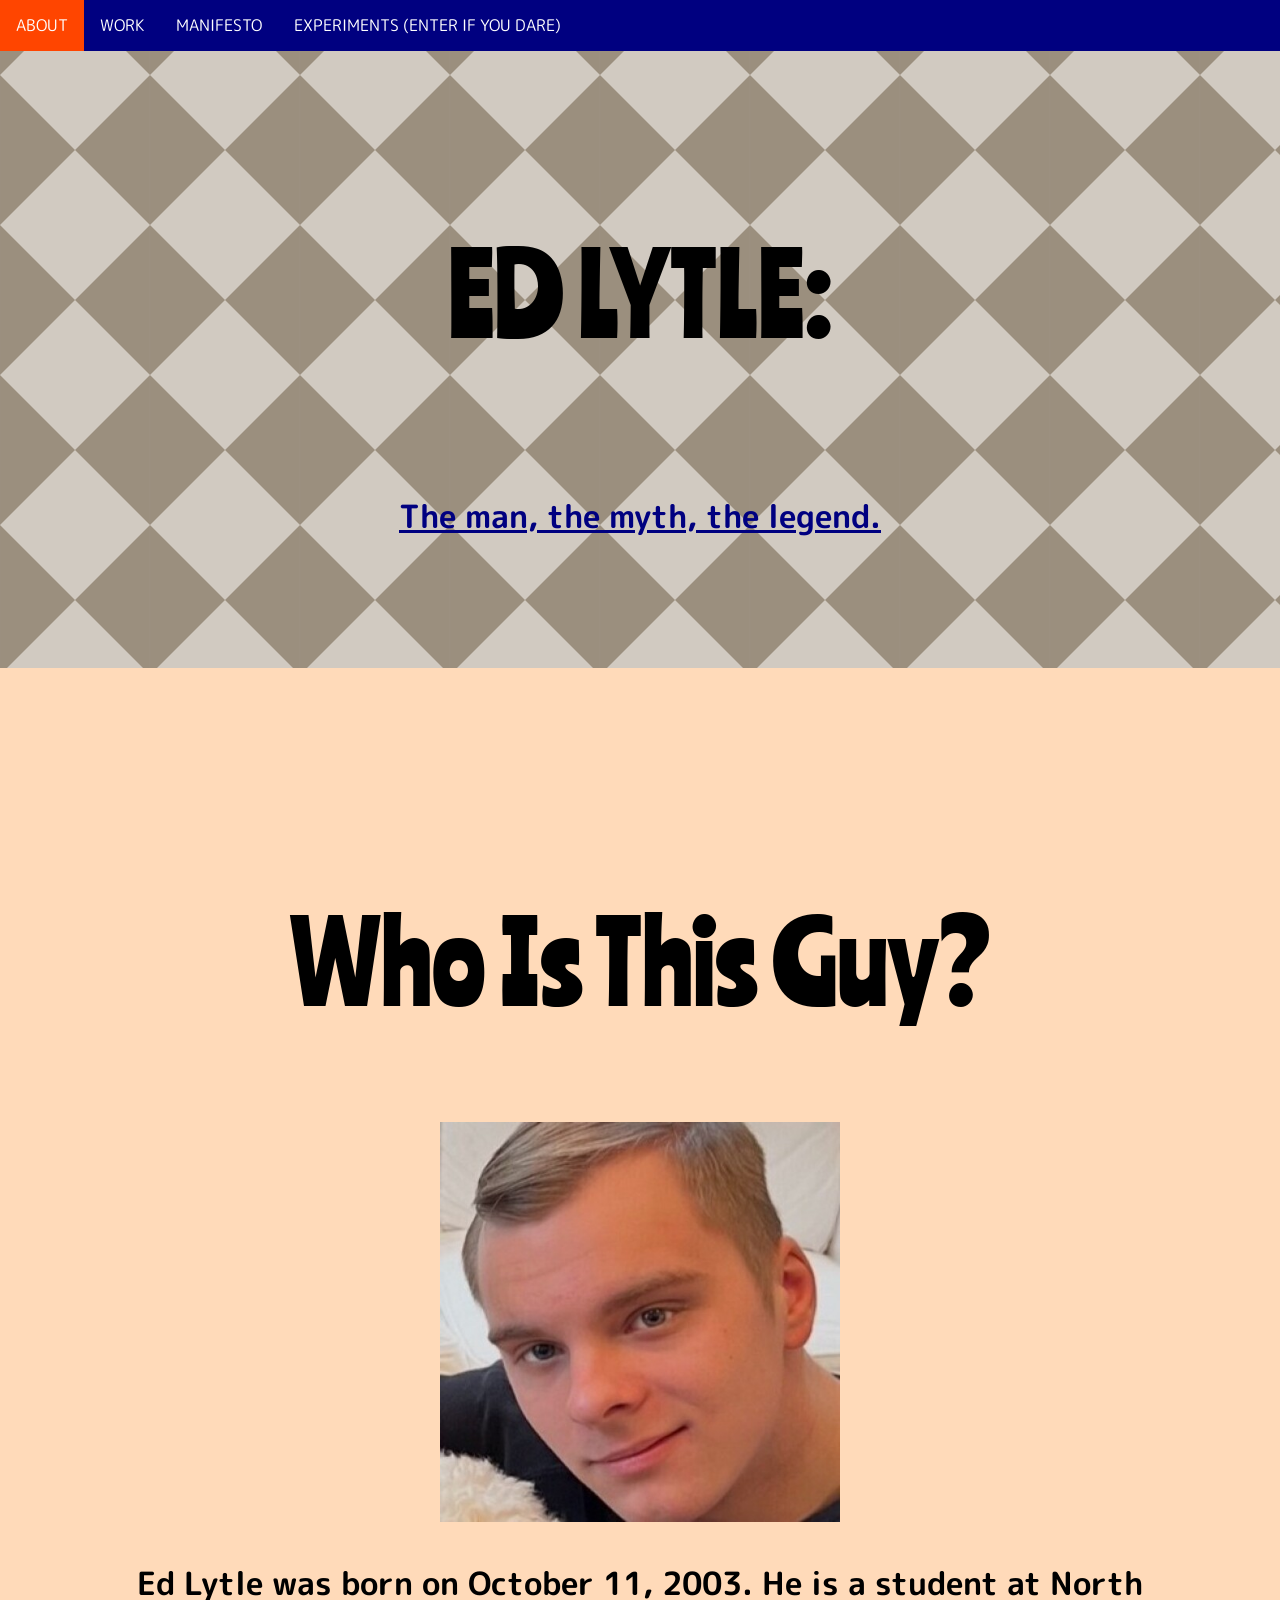
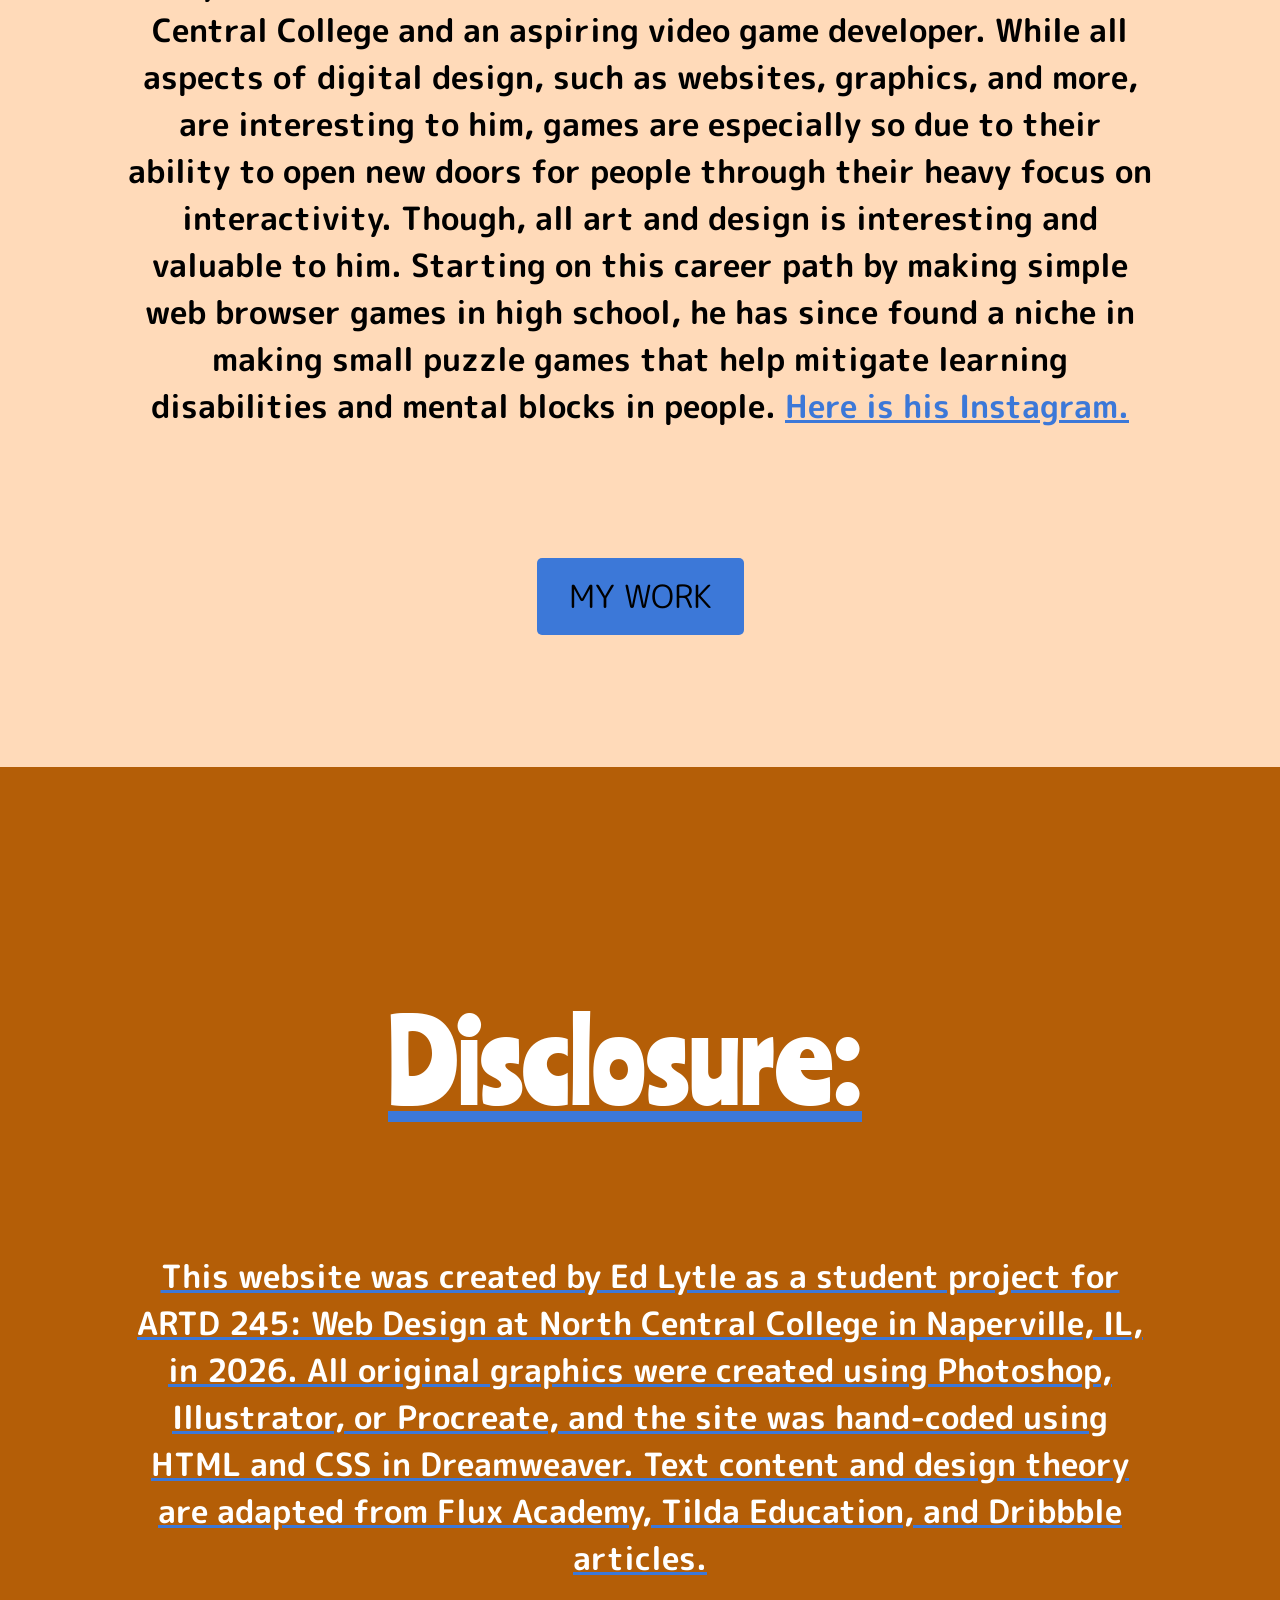
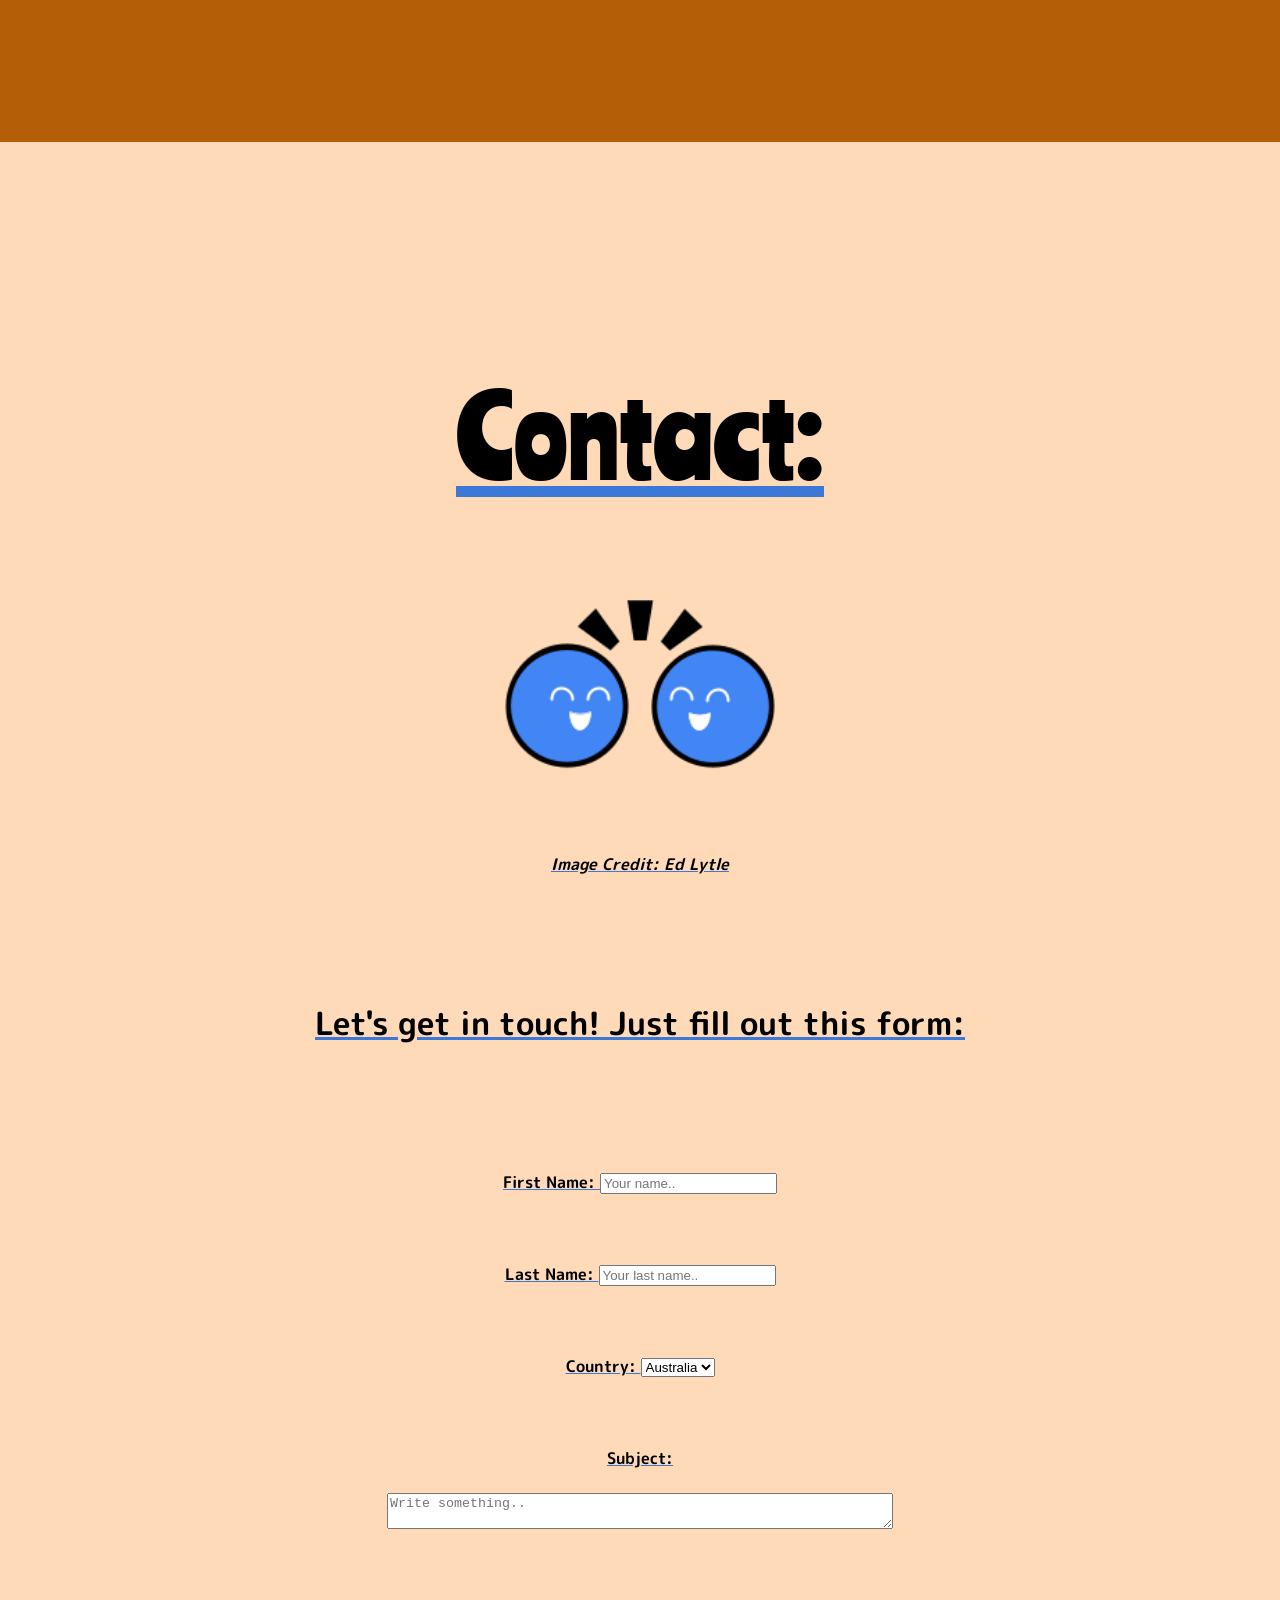
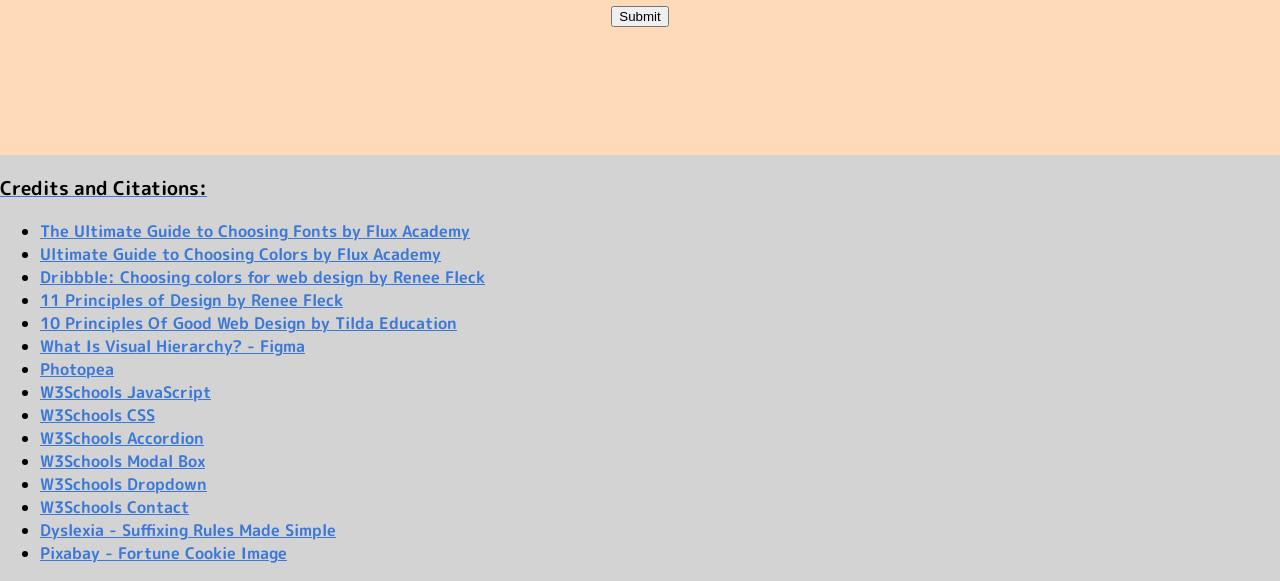
<file: EdLytle Portfolio/index.html>
<!doctype html>
<html>
<head>
<meta charset="utf-8">
<title>About Me</title>
<title>!</title>
<link href="style.css" rel="stylesheet" type="text/css">
<link rel="preconnect" href="https://fonts.googleapis.com">
<link rel="preconnect" href="https://fonts.gstatic.com" crossorigin>
<link href="https://fonts.googleapis.com/css2?family=Comic+Relief:wght@400;700&family=Luckiest+Guy&family=M+PLUS+Rounded+1c&family=Ranchers&display=swap" rel="stylesheet">
</head>
	

<body>
	 <ul class="topnav">
  <li><a class="active" href="index.html">ABOUT</a></li>
  <li><a href="work.html">WORK</a></li>
  <li><a href="manifesto.html">MANIFESTO</a></li>
  <li><a href="experiments.html">EXPERIMENTS (ENTER IF YOU DARE)</a></li>
</ul>
	<section class="hero"><!--Hero Section-->
		

		<div class="centerImage"> <h1 style="font-size: 7em">ED LYTLE:</h1>
		</div><br><br><br><br><a style="font-size: 2em" href="https://drive.google.com/drive/folders/138Dli7o9qefwIyKHkvK41R33B7PqEd4r" target="_blank"
			<cite class="centerImage"><strong>The man, the myth, the legend.</cite>
	</a>

	</section>
	
	<!--Typography Section-->
	<section class="sectionBG">
		
					<div class="centerImage"> 	
<h2 id="StartOfPage" style="font-size: 7em; margin-top: -50">Who Is This Guy?</h2>
	</div>
					<img  src="images/edlytle.jpg"images/fontpairing.png"" alt= "This guy seems cool." width="400"/>

		<p style= "font-size: 2em"; "text-align: left">Ed Lytle was born on October 11, 2003. He is a student at North Central College and an aspiring video game developer. While all aspects of digital design, such as websites, graphics, and more, are interesting to him, games are especially so due to their ability to open new doors for people through their heavy focus on interactivity. Though,  all art and design is interesting and valuable to him. Starting on this career path by making simple web browser games in high school, he has since found a niche in making small puzzle games that help mitigate learning disabilities and mental blocks in people. <a href="https://www.instagram.com/edlytle1/" target="_blank">Here is his Instagram.</a>
</p><br><br><br><br>
		<a href="work.html">
			<button class="button" style="font-size: 2em">MY WORK</button>
		
	</section>
	
	<!--Color Section-->
	<section class="sectionBG2">

<div class="centerImage"> 
		<h2 style="font-size: 7em">Disclosure:</h3><br>
	<br>
	</div>
		<p style="font-size: 2em">This website was created by Ed Lytle as a student project for ARTD 245: Web Design at North Central College in Naperville, IL, in 2026. All original graphics were created using Photoshop, Illustrator, or Procreate, and the site was hand-coded using HTML and CSS in Dreamweaver. Text content and design theory are adapted from Flux Academy, Tilda Education, and Dribbble articles.</p>

</section>
	
<section class="sectionBG">
		
					<div class="centerImage"> 	
<h2 id="StartOfPage" style="font-size: 7em; margin-top: -50">Contact:</h2>
							
	</div>
	<img  src="images/Letsmeet.png" alt= "Let's Meet" width="300"/>
		<cite class="centerImage">Image Credit: Ed Lytle</cite><br><br><br><br>

		<p style= "font-size: 2em";>Let's get in touch! Just fill out this form:</p><br><br><br><br>
  <div class="container">
  <div style="text-align:center">
   
  </div>
  <div class="row">
<div class="column">
  <form action="/action_page.php">
        <label for="fname"style= "font-size: 1em">First Name: </label>
        <input type="text" id="fname" name="firstname" placeholder="Your name..""font-size: 2em"><br><br><br><br>
        <label for="lname"style= "font-size: 1em">Last Name: </label>
        <input type="text" id="lname" name="lastname" placeholder="Your last name..""font-size: 2em"><br><br><br><br>
        <label for="country"style= "font-size: 1em">Country: </label>
        <select id="country" name="country""font-size: 1em"><br><br><br><br>
          <option value="australia"style= "font-size: 1em">Australia</option>
          <option value="canada"style= "font-size: 1em">Canada</option>
          <option value="usa"style= "font-size: 1em">USA</option>
        </select><br><br><br><br>
        <label for="subject"style= "font-size: 1em">Subject:</label>
       <br><br><textarea id="subject" name="subject" placeholder="Write something.." style="width: 500px""font-size: 2em"></textarea><br><br><br><br>
        <input type="submit" value="Submit">
      </form>
  </div>
  </div>
</div>
	</section>

<footer><!--Credits/Citations Section-->
		<h3>	Credits and Citations:</h3>
		<ul>
			<li>
			<a href="https://www.flux-academy.com/blog/the-ultimate-guide-to-choosing-fonts" target="_blank">The Ultimate Guide to Choosing Fonts by Flux Academy</a>
			</li>
			
			<li>
			<a href="https://www.flux-academy.com/blog/ultimate-guide-to-choosing-colors-for-web-design" target="_blank">Ultimate Guide to Choosing Colors by Flux Academy</a>
			</li>
			
			<li>
			<a href="https://dribbble.com/stories/2018/12/19/choosing-colors-for-web-design-a-practical-ui-color-application-guide" target="_blank">Dribbble: Choosing colors for web design by Renee Fleck</a>
			</li>
			
			<li>
			<a href="https://dribbble.com/resources/education/principles-of-design/" target="_blank">11 Principles of Design by Renee Fleck</a>
			</li>
			
			<li>
			<a href="https://tilda.education/en/web-design-principles" target="_blank">10 Principles Of Good Web Design by Tilda Education</a>
			</li>
			<li>
			<a href="https://www.figma.com/resource-library/what-is-visual-hierarchy/" target="_blank">What Is Visual Hierarchy? - Figma</a>
			</li>
			<li>
			<a href="https://www.photopea.com/?utm_source=homescreen" target="_blank">Photopea</a>
			</li>
						<li>
			<a href="https://www.w3schools.com/js/" target="_blank">W3Schools JavaScript</a>
			</li>
			<li>
			<a href="https://www.w3schools.com/css/" target="_blank">W3Schools CSS</a>
			</li>
			<li>
			<a href="https://www.w3schools.com/howto/howto_js_accordion.asp" target="_blank">W3Schools Accordion</a>
			</li>
			<li>
			<a href="https://www.w3schools.com/howto/howto_css_modals.asp" target="_blank">W3Schools Modal Box</a>
			</li>
			<li>
			<a href="https://www.w3schools.com/howto/howto_js_dropdown.asp" target="_blank">W3Schools Dropdown</a>
			</li>
			<li>
			<a href="https://www.w3schools.com/howto/howto_css_contact_section.asp" target="_blank">W3Schools Contact</a>
			</li>

			<li>
			<a href="https://louiseselbydyslexia.com/suffixing-rules-made-simple/">Dyslexia  - Suffixing Rules Made Simple</a>
			</li>

			<li>
			<a href="https://pixabay.com/vectors/fortune-cookie-fortune-cookie-575751/" target="_blank">Pixabay - Fortune Cookie Image </a>
			</li>

		</ul>
		
	
	</footer>
	
	
</body>
</html>
</file>
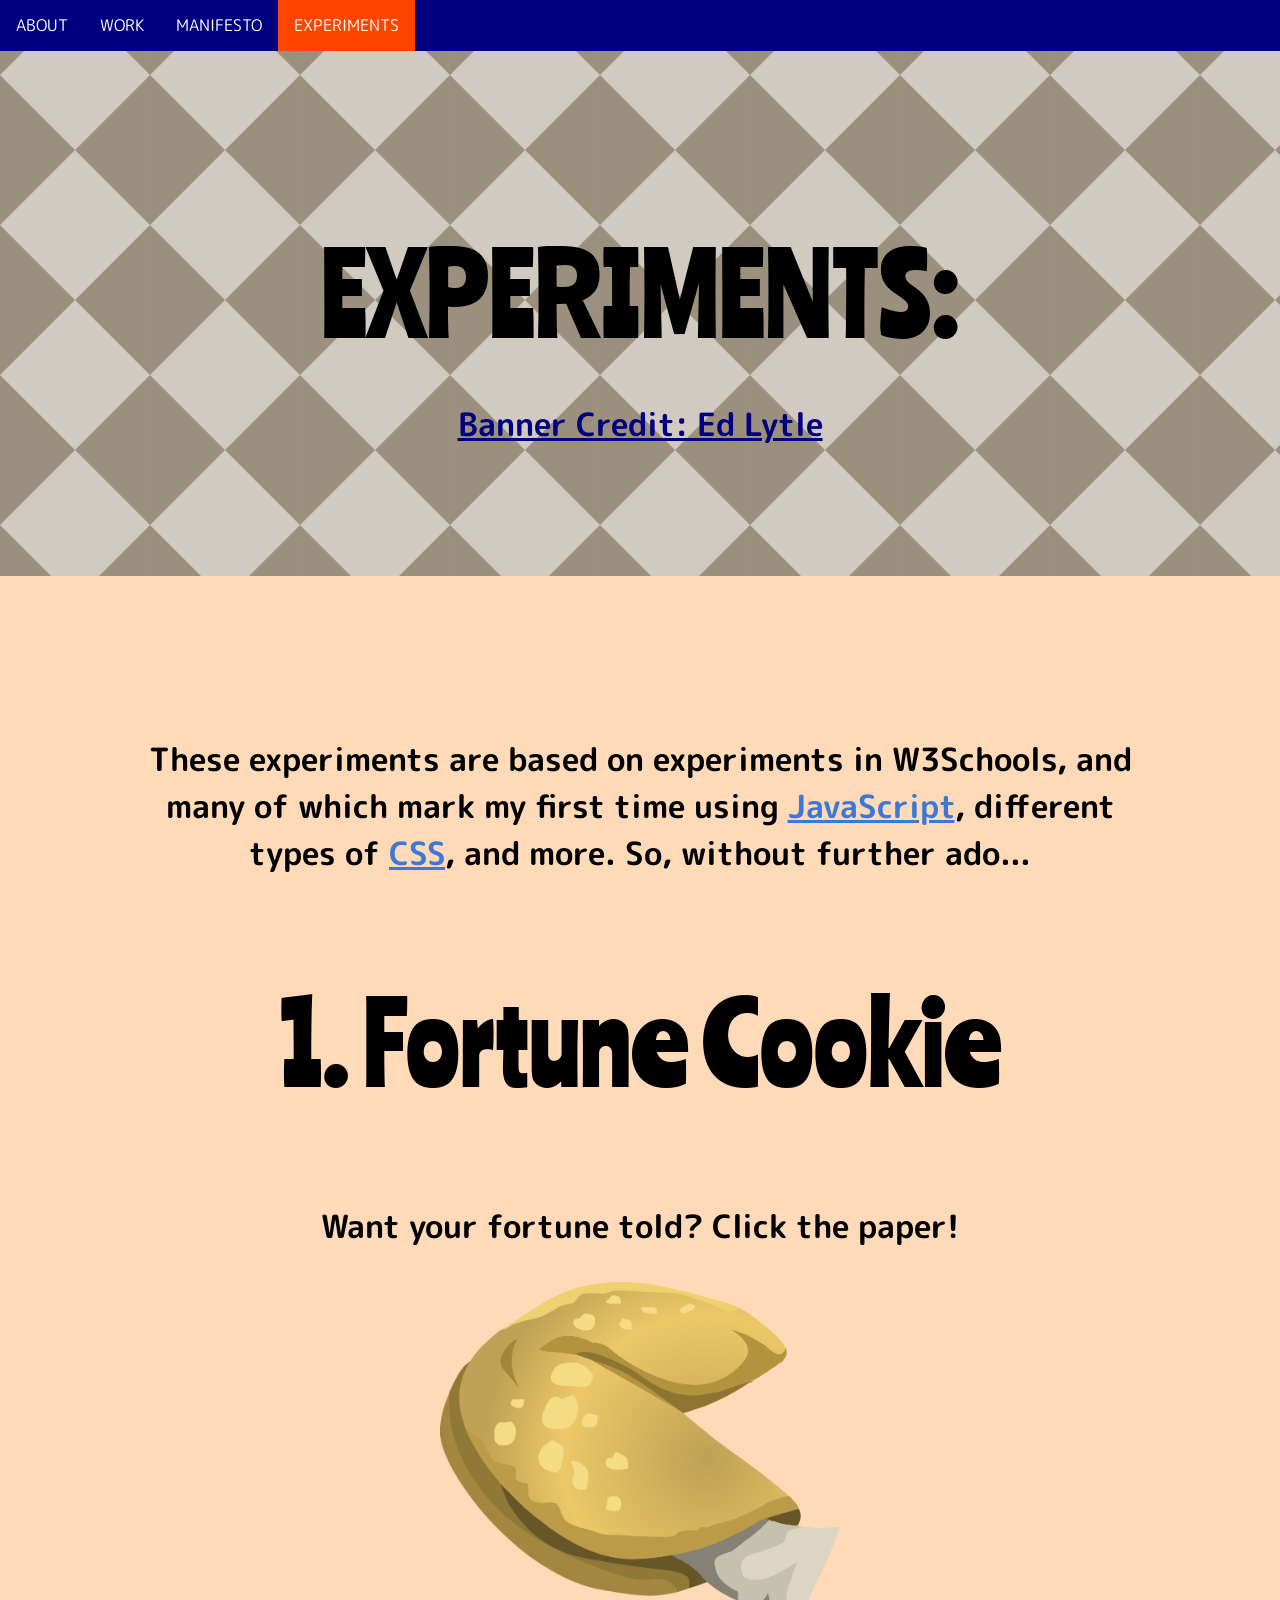
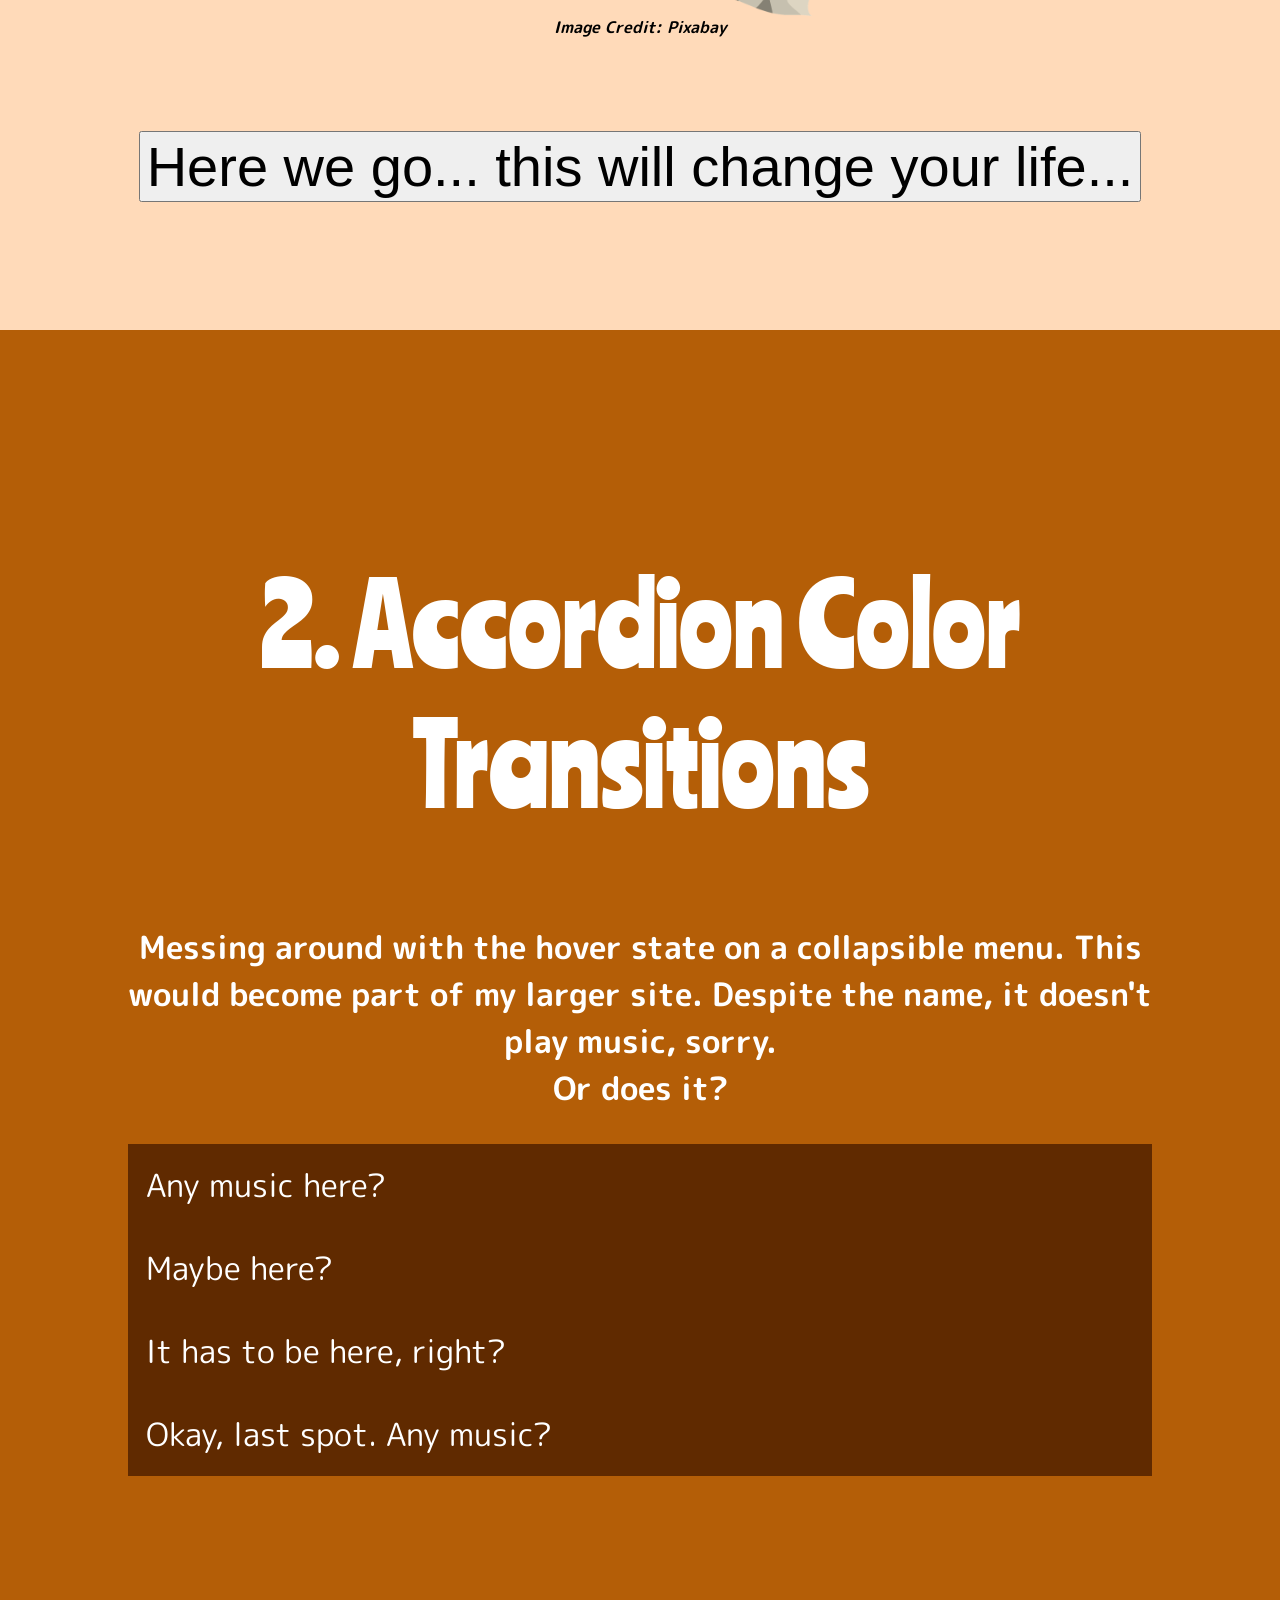
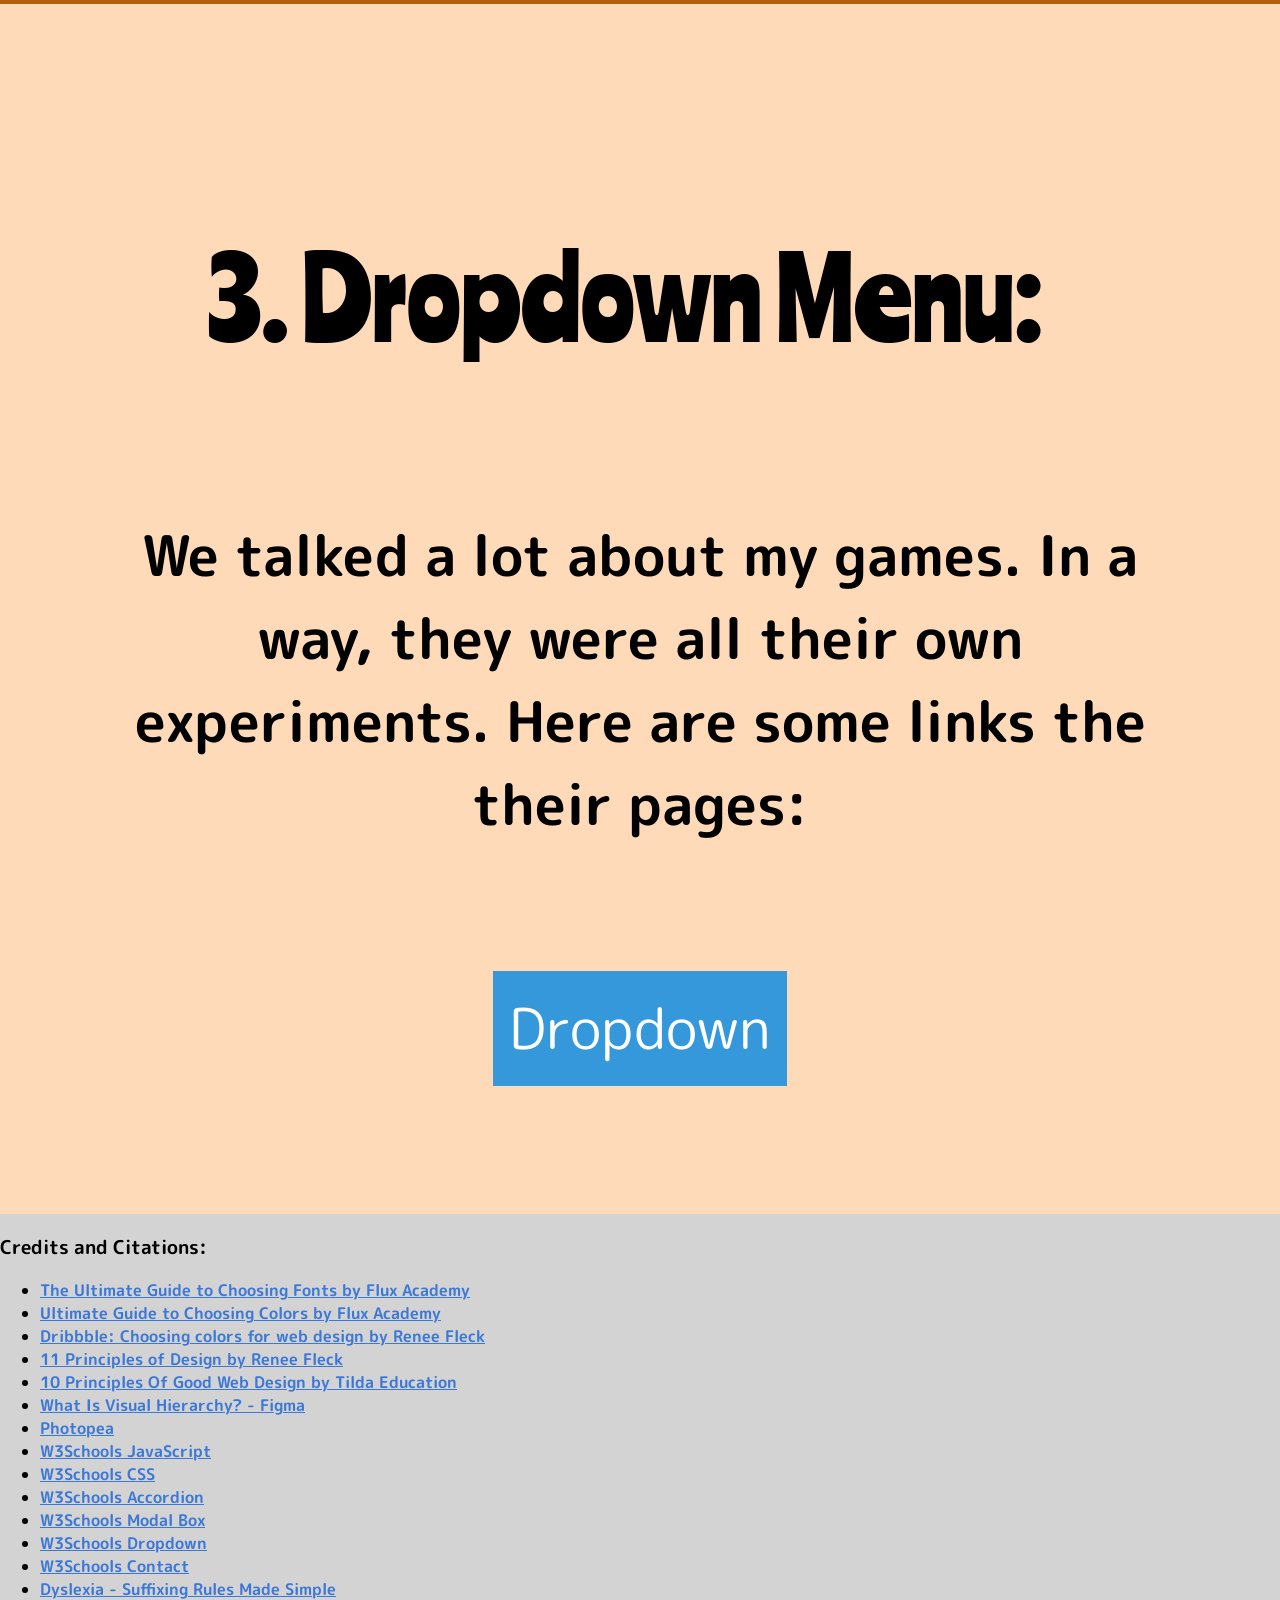
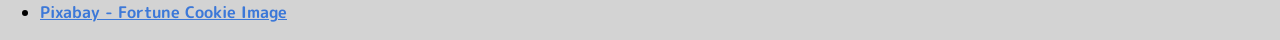
<file: EdLytle Portfolio/experiments.html>
<!doctype html>
<html>
<head>
<meta charset="utf-8">
<title>About Me</title>
<title>!</title>
<link href="style.css" rel="stylesheet" type="text/css">
<link rel="preconnect" href="https://fonts.googleapis.com">
<link rel="preconnect" href="https://fonts.gstatic.com" crossorigin>
<link href="https://fonts.googleapis.com/css2?family=Comic+Relief:wght@400;700&family=Luckiest+Guy&family=M+PLUS+Rounded+1c&family=Ranchers&display=swap" rel="stylesheet">
</head>
	

<body>
	 <ul class="topnav">
  <li><a  href="index.html">ABOUT</a></li>
  <li><a href="work.html">WORK</a></li>
  <li><a href="manifesto.html">MANIFESTO</a></li>
  <li><a class="active" href="experiments.html">EXPERIMENTS</a></li>
</ul>
	<section class="hero"><!--Hero Section-->
		

		<div class="centerImage"> <h1 style="font-size: 7em">EXPERIMENTS:</h1>
		</div>
<a style="font-size: 2em" href="https://drive.google.com/drive/folders/138Dli7o9qefwIyKHkvK41R33B7PqEd4r" target="_blank"
			<cite class="centerImage"><strong>Banner Credit: Ed Lytle</cite>
	</a>
	</section>
	
	<!--Typography Section-->
	<section class="sectionBG">
		<p style="font-size: 2em">These experiments are based on experiments in W3Schools, and many of which mark my first time using <a href="https://www.w3schools.com/js/" target="_blank">JavaScript</a>, different types of <a href="https://www.w3schools.com/css/" target="_blank">CSS</a>, and more. So, without further ado...</p>
		
					<div class="magnifyshake"> 	
<h2 id="StartOfPage" style="font-size: 7em; margin-top: -50">1. Fortune Cookie</h2>
	</div>
		<p style= "font-size: 2em"; "text-align: left">Want your fortune told? Click the paper!</p>
		<!-- Trigger/Open The Modal -->
		<div class="centerImage"> 		
			<img  src="images/fortunecookie.png"images/fontpairing.png"" alt= "The cookie." width="400"/>
	   </div>
	<cite class="centerImage">Image Credit: Pixabay</cite><br><br><br><br>
<button id="myBtn" style="font-size: 3.5em;">Here we go... this will change your life...</button>

<!-- The Modal -->
<div id="myModal" class="modal">

  <!-- Modal content -->
  <div class="modal-content">
    <span class="close">&times;</span>
    <p style="font-size: 3.5em;">You will have a good day today. Pretty sweet, right?</p>
  </div>
<!-- The Modal -->
<div id="myModal" class="modal">

  <!-- Modal content -->
  <div class="modal-content">
    <span class="close">&times;</span>
    <p>Some text in the Modal..</p>
  </div>

</div>

<script>
// Get the modal
var modal = document.getElementById("myModal");

// Get the button that opens the modal
var btn = document.getElementById("myBtn");

// Get the <span> element that closes the modal
var span = document.getElementsByClassName("close")[0];

// When the user clicks the button, open the modal 
btn.onclick = function() {
  modal.style.display = "block";
}

// When the user clicks on <span> (x), close the modal
span.onclick = function() {
  modal.style.display = "none";
}

// When the user clicks anywhere outside of the modal, close it
window.onclick = function(event) {
  if (event.target == modal) {
    modal.style.display = "none";
  }
}
</script>

</div>
	</section>
	

<section class="sectionBG2">
		
					<div class="magnifyshake"> 	
<h2 id="StartOfPage" style="font-size: 7em; margin-top: -50">2. Accordion Color Transitions</h2>
	
	</div>
		<p style= "font-size: 2em"; "text-align: left">Messing around with the hover state on a collapsible menu. This would become part of my larger site. Despite the name, it doesn't play music, sorry.<br> Or does it?</p>
	<button class="accordion" style="font-size: 2em;">Any music here?</button>
<div class="panel">
  <p style="font-size: 2em;" >Not seeing any.</p>
</div>

<button class="accordion"style="font-size: 2em;">Maybe here?</button>
<div class="panel">
  <p style="font-size: 2em;" >Doesn't look like it...</p>
</div>

<button class="accordion" style="font-size: 2em;">It has to be here, right?</button>
<div class="panel">
  <p style="font-size: 2em;">Nothing. Zero. Zip. Zilch. Nada.</p>
</div>

<button class="accordion"style="font-size: 2em;">Okay, last spot. Any music?</button>
<div class="panel">
			<br><br><br><br>	<img  src="images/whitenotes.png" alt= "Music notes." width="216"/>
								<cite class="centerImage">Image Credit: Ed Lytle</cite>

<br><br>
  <p style="font-size: 2em;">You found it! This counts, right?</p>
</div>
<script>
var acc = document.getElementsByClassName("accordion");
var i;

for (i = 0; i < acc.length; i++) {
  acc[i].addEventListener("click", function() {
    this.classList.toggle("active");
    var panel = this.nextElementSibling;
    if (panel.style.display === "block") {
      panel.style.display = "none";
    } else {
      panel.style.display = "block";
    }
  });
}
</script>
</section>

	<!--Color Section-->
	<section class="sectionBG">

<div class="centerImage"> 
		<h2 style="font-size: 7em">3. Dropdown Menu:</h3><br>
	<br>
	</div>
		<p style="font-size: 3.5em">We talked a lot about my games. In a way, they were all their own experiments. Here are some links the their pages:</p><br><br><br>
<div class="dropdown">
  <button onclick="myFunction()" class="dropbtn" style="font-size: 3.5em;">Dropdown</button>
  <div id="myDropdown" class="dropdown-content">
    <a href="https://ed-lytle.itch.io/roll-toss" target="_blank" style="font-size: 2em;">GAME 1</a>
    <a href= "https://ed-lytle.itch.io/trent-the-triangle" target="_blank" style="font-size: 2em;">GAME 2</a>
    <a href="https://www.graycellgames.com/" target="_blank" style="font-size: 2em;">GAME 3</a>
  </div>
</div>

<script>
/* When the user clicks on the button, 
toggle between hiding and showing the dropdown content */
function myFunction() {
  document.getElementById("myDropdown").classList.toggle("show");
}

// Close the dropdown if the user clicks outside of it
window.onclick = function(event) {
  if (!event.target.matches('.dropbtn')) {
    var dropdowns = document.getElementsByClassName("dropdown-content");
    var i;
    for (i = 0; i < dropdowns.length; i++) {
      var openDropdown = dropdowns[i];
      if (openDropdown.classList.contains('show')) {
        openDropdown.classList.remove('show');
      }
    }
  }
}
</script>

</section>


<footer><!--Credits/Citations Section-->
		<h3>	Credits and Citations:</h3>
		<ul>
			<li>
			<a href="https://www.flux-academy.com/blog/the-ultimate-guide-to-choosing-fonts" target="_blank">The Ultimate Guide to Choosing Fonts by Flux Academy</a>
			</li>
			
			<li>
			<a href="https://www.flux-academy.com/blog/ultimate-guide-to-choosing-colors-for-web-design" target="_blank">Ultimate Guide to Choosing Colors by Flux Academy</a>
			</li>
			
			<li>
			<a href="https://dribbble.com/stories/2018/12/19/choosing-colors-for-web-design-a-practical-ui-color-application-guide" target="_blank">Dribbble: Choosing colors for web design by Renee Fleck</a>
			</li>
			
			<li>
			<a href="https://dribbble.com/resources/education/principles-of-design/" target="_blank">11 Principles of Design by Renee Fleck</a>
			</li>
			
			<li>
			<a href="https://tilda.education/en/web-design-principles" target="_blank">10 Principles Of Good Web Design by Tilda Education</a>
			</li>
			<li>
			<a href="https://www.figma.com/resource-library/what-is-visual-hierarchy/" target="_blank">What Is Visual Hierarchy? - Figma</a>
			</li>
			<li>
			<a href="https://www.photopea.com/?utm_source=homescreen" target="_blank">Photopea</a>
			</li>	<li>
			<a href="https://www.w3schools.com/js/" target="_blank">W3Schools JavaScript</a>
			</li>
			<li>
			<a href="https://www.w3schools.com/css/" target="_blank">W3Schools CSS</a>
			</li>
			<li>
			<a href="https://www.w3schools.com/howto/howto_js_accordion.asp" target="_blank">W3Schools Accordion</a>
			</li>
			<li>
			<a href="https://www.w3schools.com/howto/howto_css_modals.asp" target="_blank">W3Schools Modal Box</a>
			</li>
			<li>
			<a href="https://www.w3schools.com/howto/howto_js_dropdown.asp" target="_blank">W3Schools Dropdown</a>
			</li>
			<li>
			<a href="https://www.w3schools.com/howto/howto_css_contact_section.asp" target="_blank">W3Schools Contact</a>
			</li>

			<li>
			<a href="https://louiseselbydyslexia.com/suffixing-rules-made-simple/">Dyslexia  - Suffixing Rules Made Simple</a>
			</li>

			<li>
			<a href="https://pixabay.com/vectors/fortune-cookie-fortune-cookie-575751/" target="_blank">Pixabay - Fortune Cookie Image </a>
			</li>

		</ul>
		
	
	</footer>
	
	
</body>
</html>
</file>
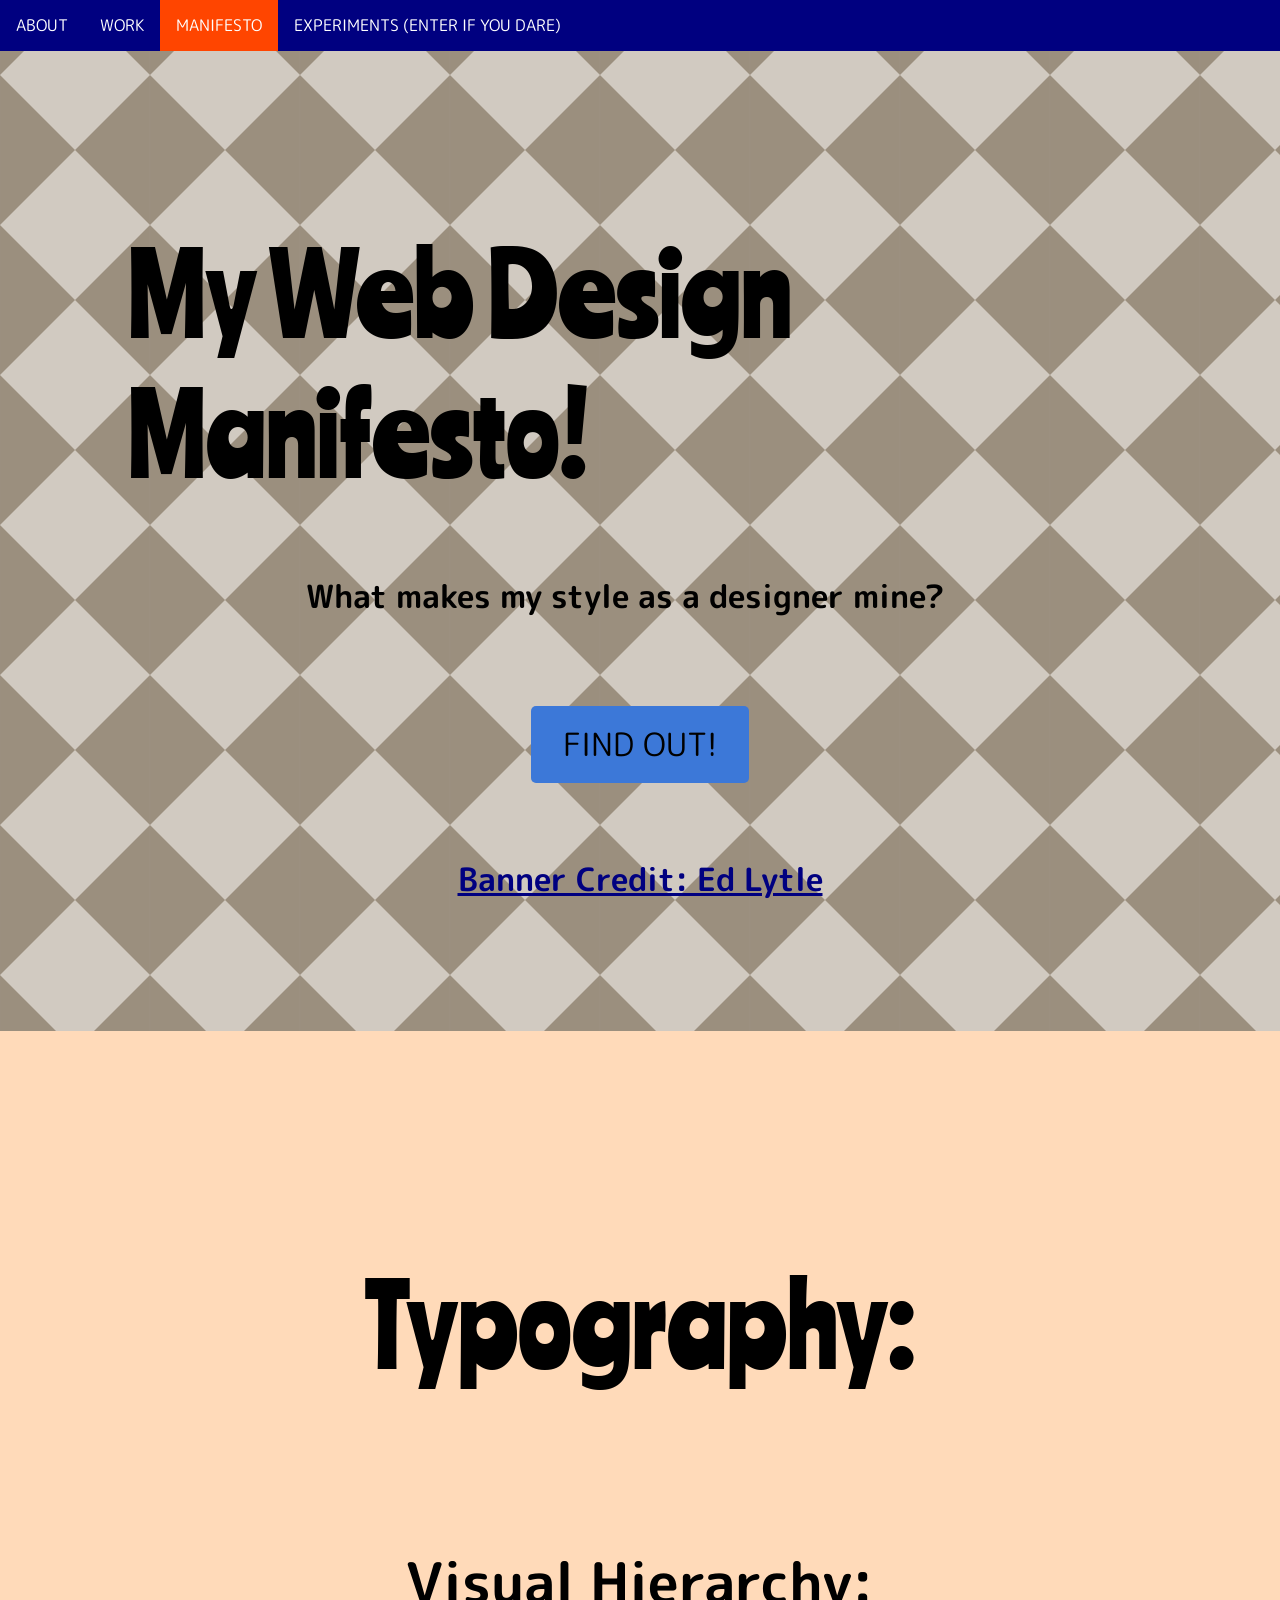
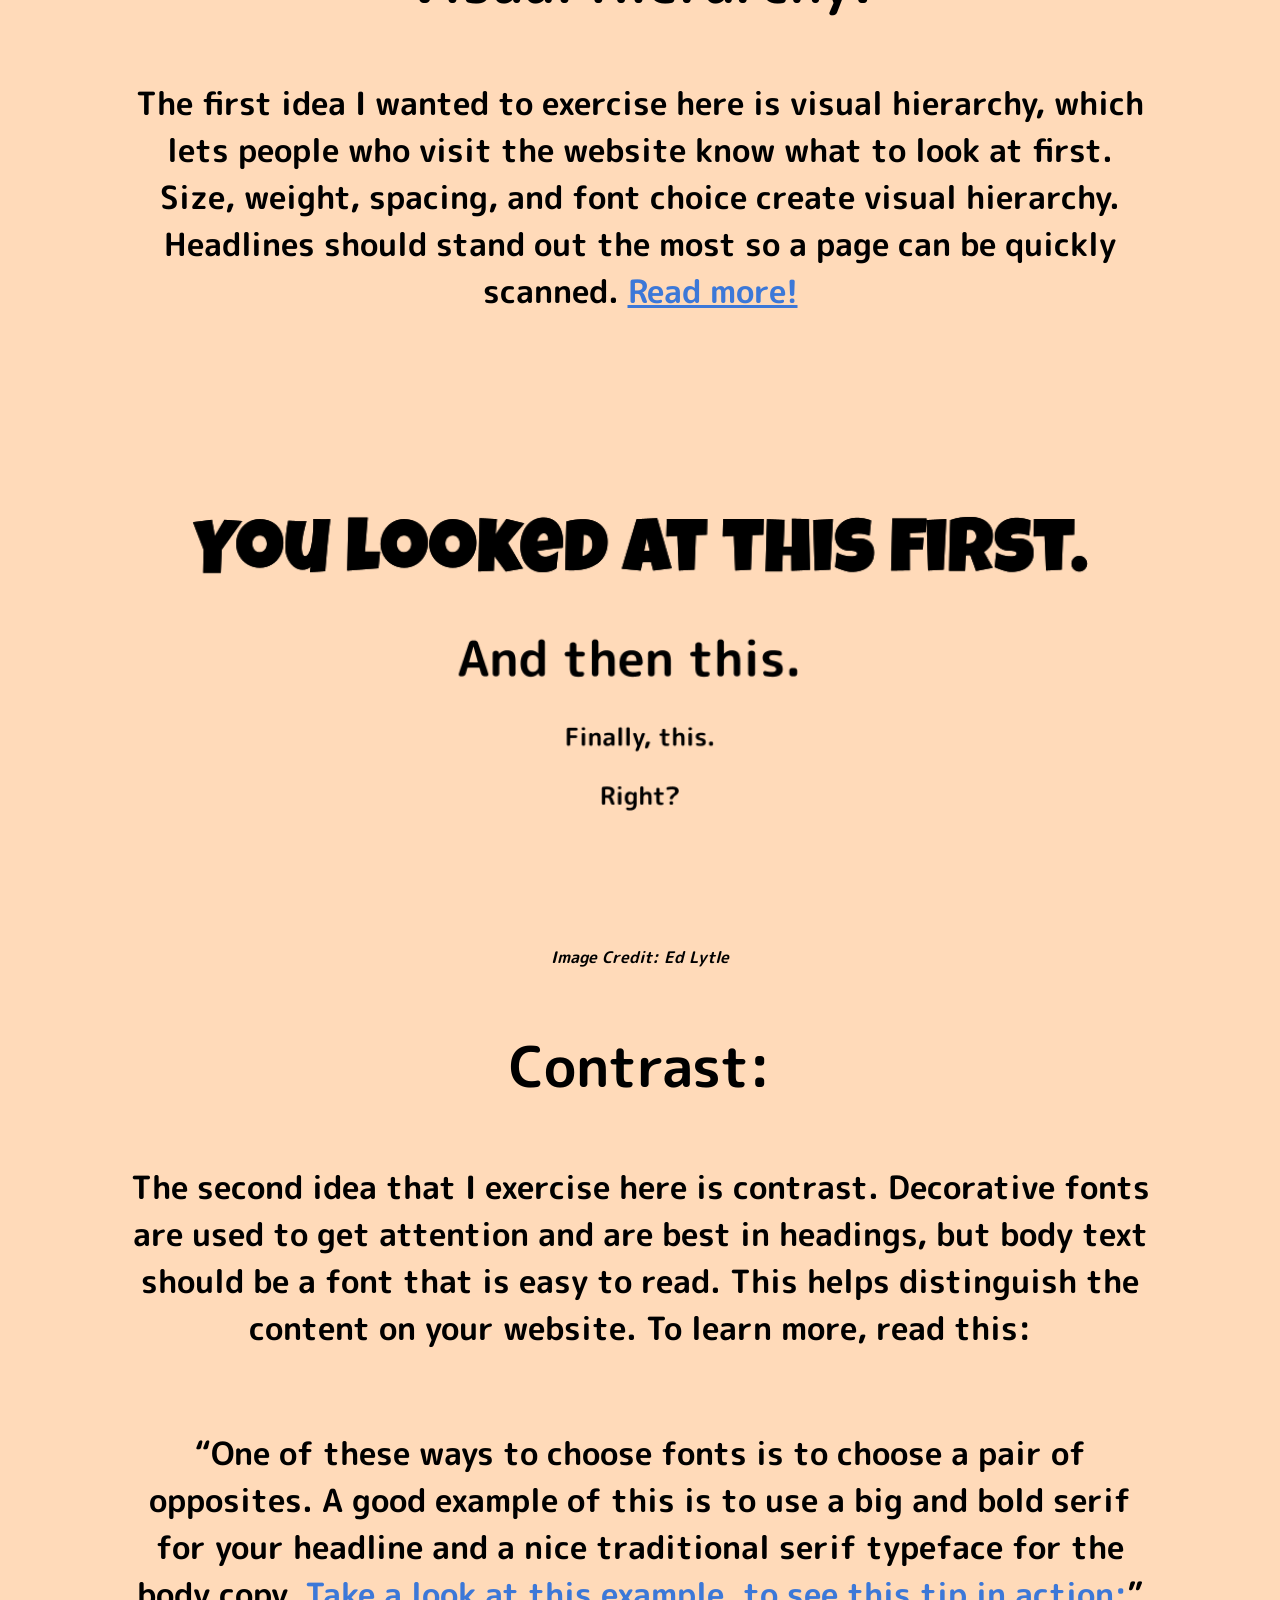
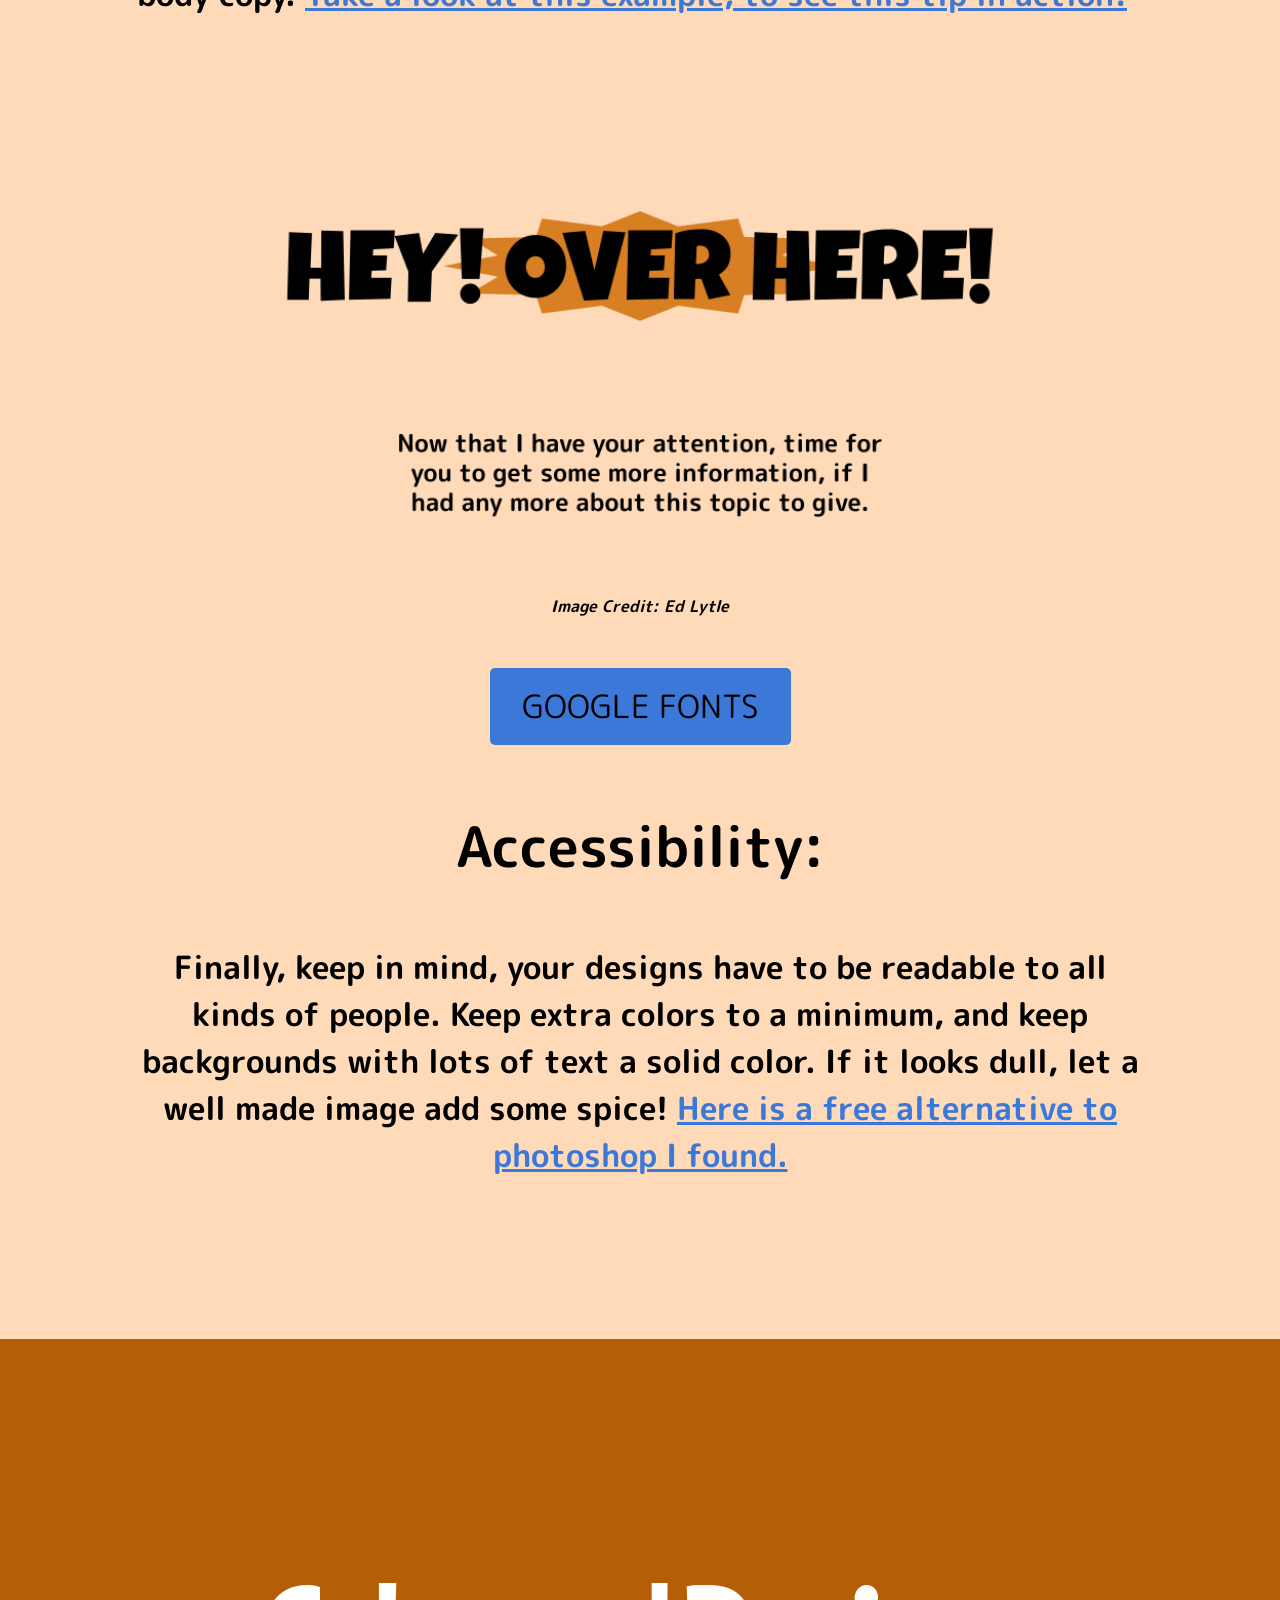
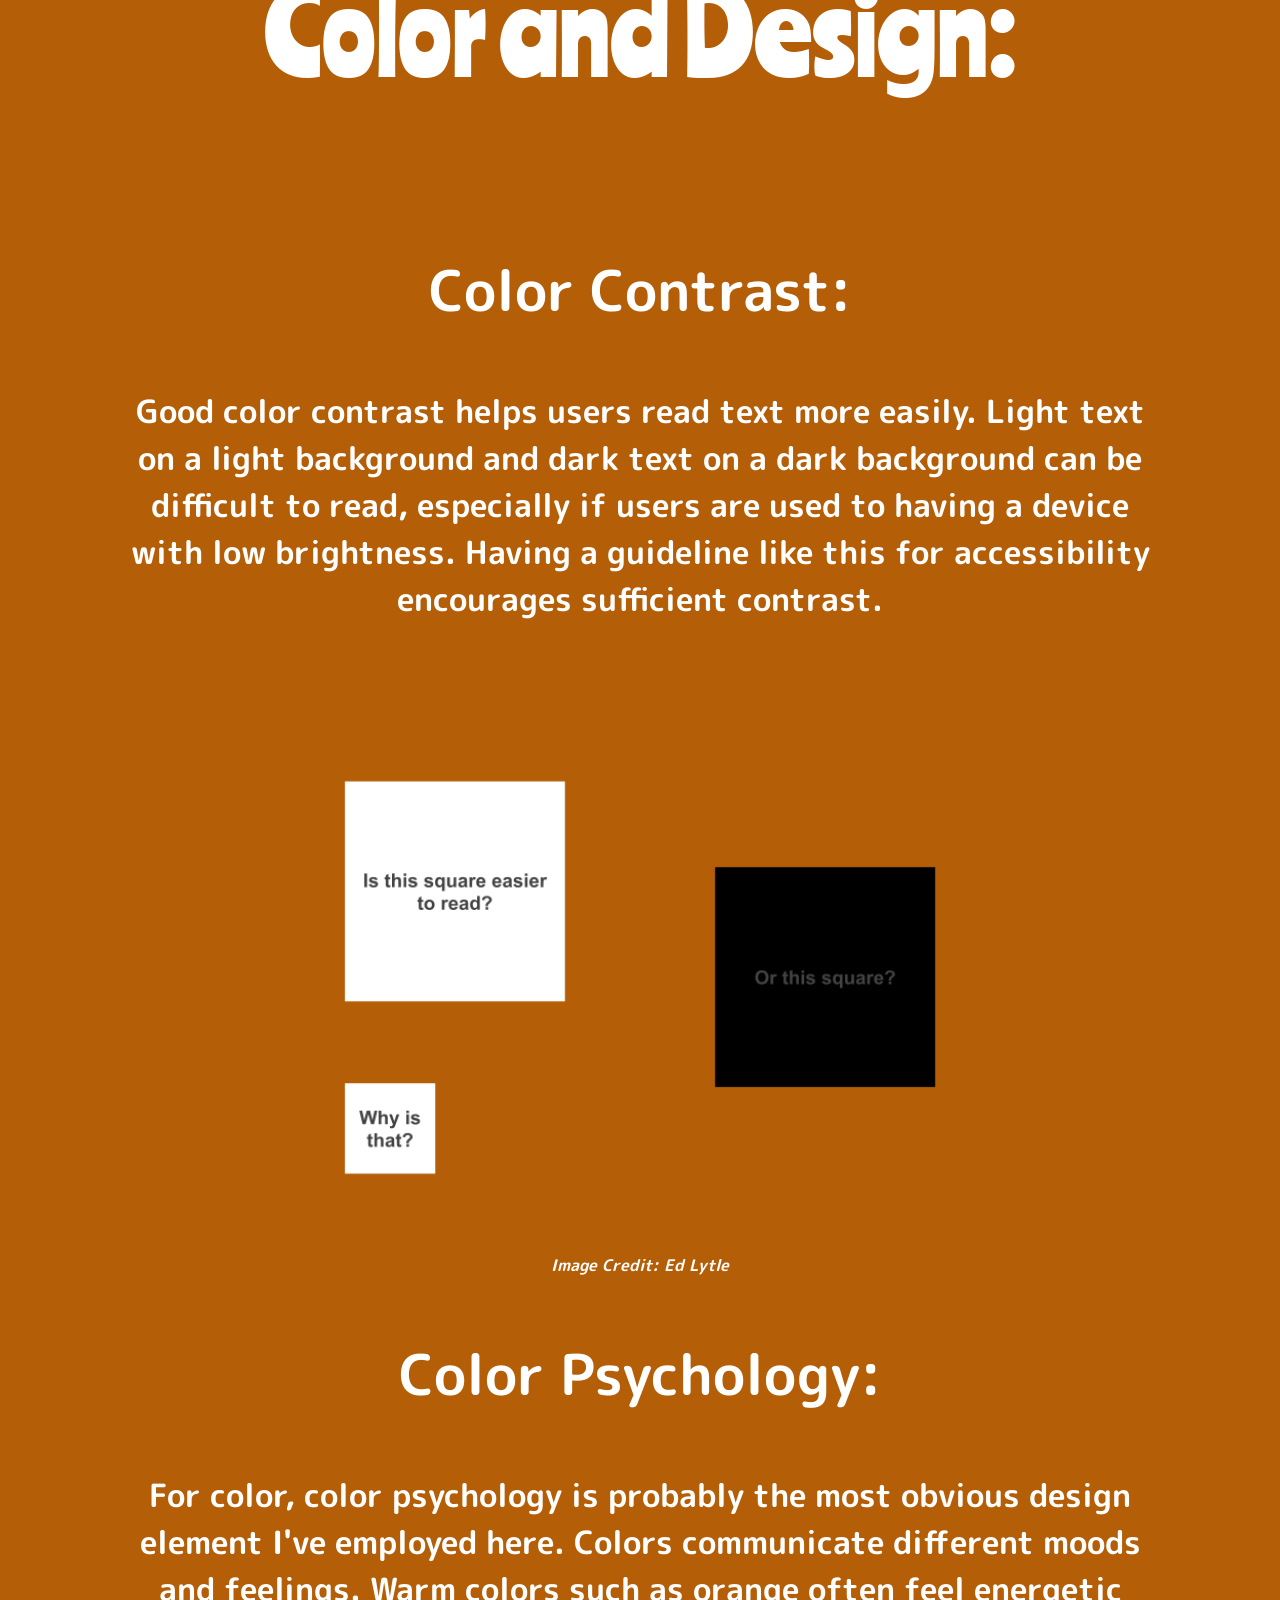
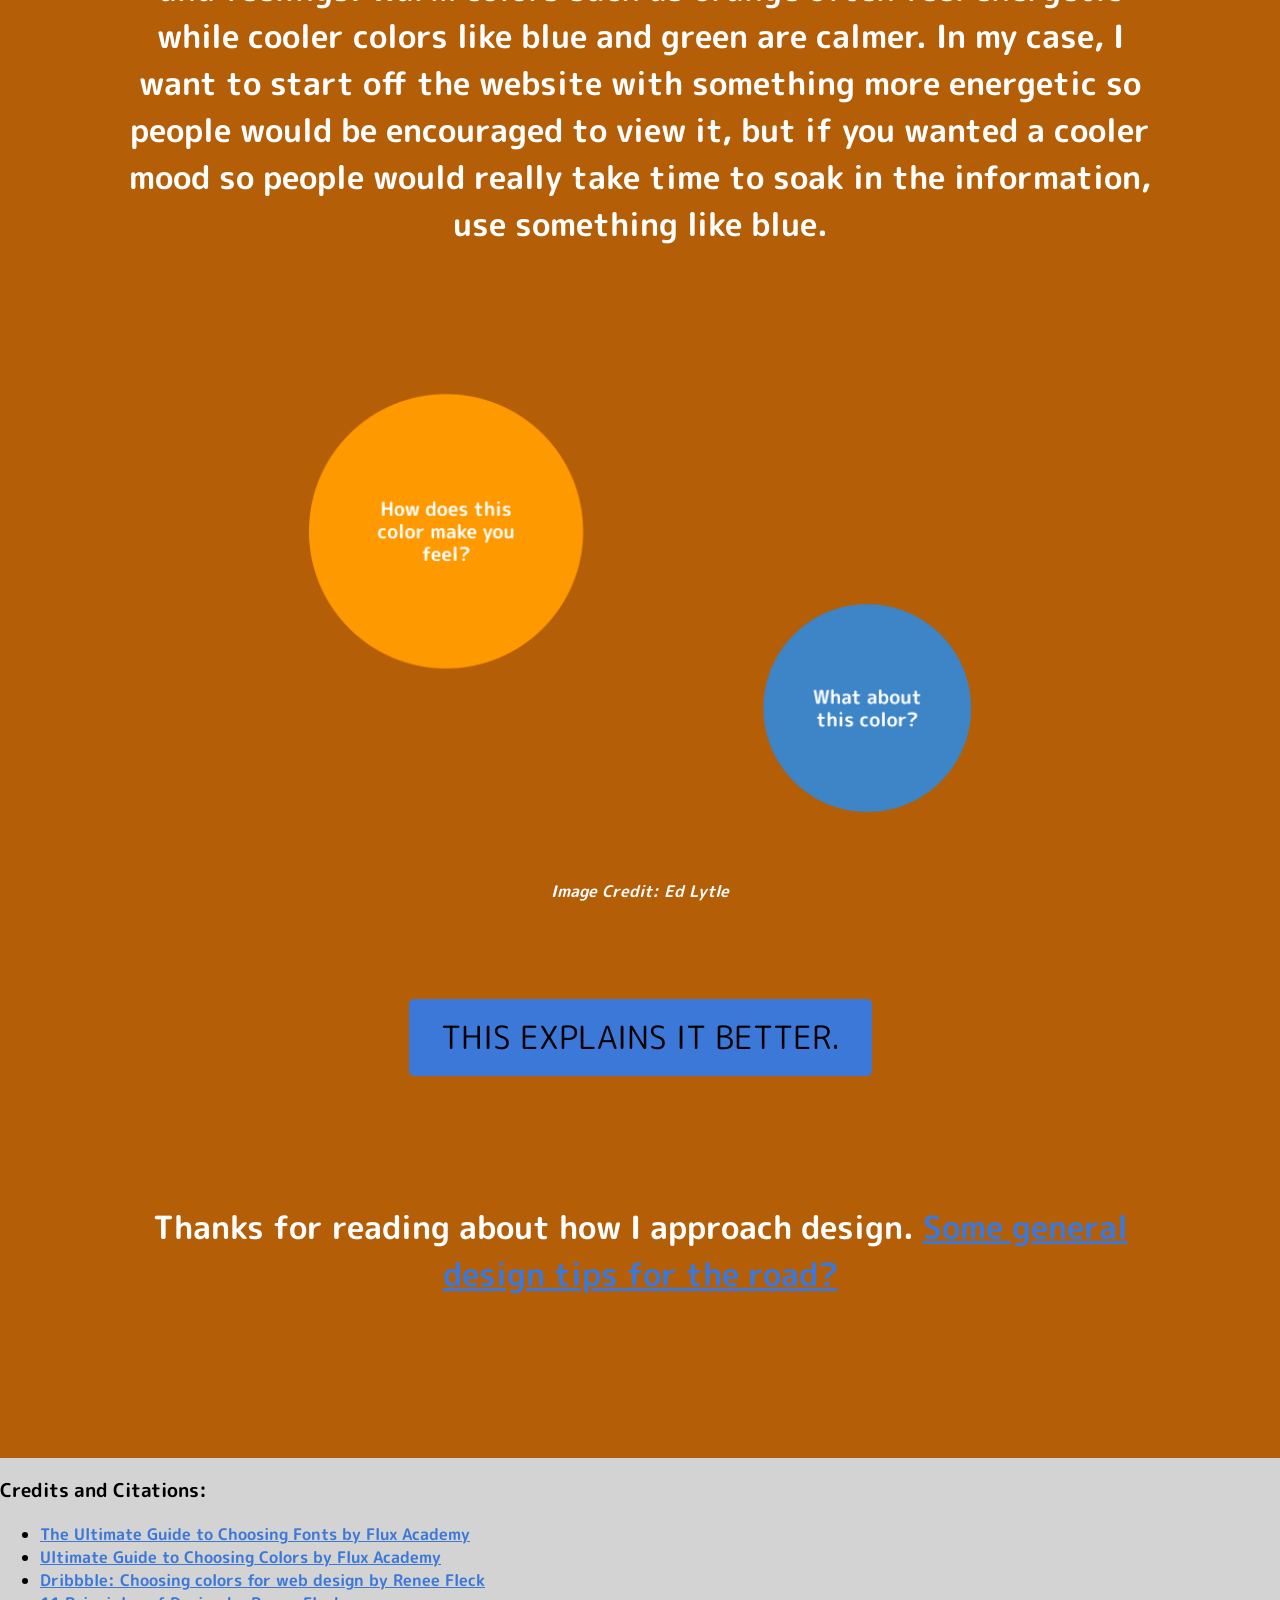
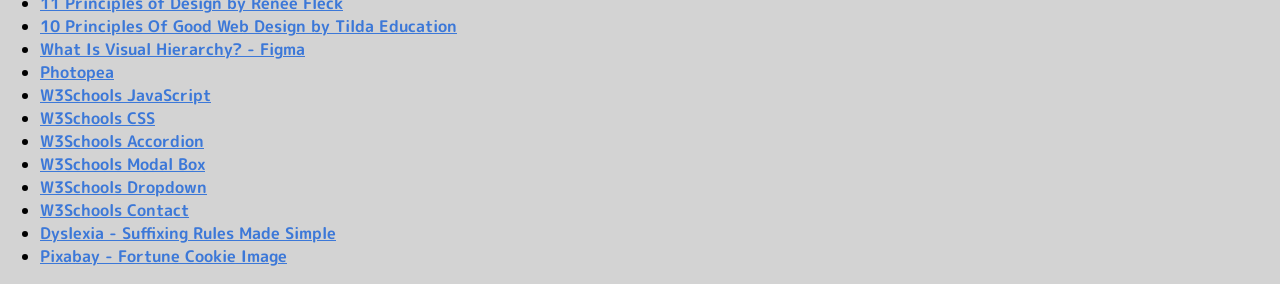
<file: EdLytle Portfolio/manifesto.html>
<!doctype html>
<html>
<head>
<meta charset="utf-8">
<title>My Web Design Manifesto</title>
<title>!</title>
<link href="style.css" rel="stylesheet" type="text/css">
<link rel="preconnect" href="https://fonts.googleapis.com">
<link rel="preconnect" href="https://fonts.gstatic.com" crossorigin>
<link href="https://fonts.googleapis.com/css2?family=Comic+Relief:wght@400;700&family=Luckiest+Guy&family=M+PLUS+Rounded+1c&family=Ranchers&display=swap" rel="stylesheet">
</head>
	

<body>
	 <ul class="topnav">
  
  
<li><a href="index.html">ABOUT</a></li>
<li><a href="work.html">WORK</a></li>
<li><a class="active" href="manifesto.html">MANIFESTO</a></li>
  <li><a href="experiments.html">EXPERIMENTS (ENTER IF YOU DARE)</a></li>
</ul>
	<section class="hero"><!--Hero Section-->
		

		<div class="centerImage"> <h1 style="font-size: 7em">My Web Design Manifesto!
		</h1><br><br><br><br>
		</div>
	  <div class="centerImage">
		<h3 style="font-size: 2em" "margin-top: -300;">What makes my style as a designer mine?</h3><br><br><br><br>
		<br><br><br>
			</div>
		

		<div class="centerImage"> 		
			<a href="#StartOfPage">
			<button class="button" style= "font-size: 2em">FIND OUT!</button><br><br><br><br>
				
		</a>	   
		</div>
		<a style="font-size: 2em" href="https://drive.google.com/drive/folders/138Dli7o9qefwIyKHkvK41R33B7PqEd4r" target="_blank"
			<cite class="centerImage"><strong>Banner Credit: Ed Lytle</cite>
	</a>
	</section>
	
	<!--Typography Section-->
	<section class="sectionBG">
		
					<div class="centerImage"> 	
<h2 id="StartOfPage" style="font-size: 7em; margin-top: -50">Typography:</h2>
	</div>
		<h3 style="font-size: 3.5em">Visual Hierarchy:</h3>
		<p style= "font-size: 2em"; "text-align: left">The first idea I wanted to exercise here is visual hierarchy, which lets people who visit the website know what to look at first. Size, weight, spacing, and font choice create visual hierarchy. Headlines should stand out the most so a page can be quickly scanned.&nbsp;<a href="https://www.figma.com/resource-library/what-is-visual-hierarchy/" target="_blank">Read more!</a></p><br><br>
		
		
		<div class="centerImage"> 		
			<img  src="images/NEW_lookedfirst.png"images/fontpairing.png"" alt= "Image explaining how to pair fonts" width="984"/>
	   </div>
	<cite class="centerImage">Image Credit: Ed Lytle</cite>
		<h3 style="font-size: 3.5em">Contrast:</h3>
		<p style="font-size: 2em">The second idea that I exercise here is contrast. Decorative fonts are used to get attention and are best in headings, but body text should be a font that is easy to read. This helps distinguish the content on your website. To learn more, read this:</p>
		<br>
	<br>

		<q style="font-size: 2em">One of these ways to choose fonts is to choose a pair of opposites. A good example of this is to use a big and bold serif for your headline and a nice traditional serif typeface for the body copy.  <a href="https://www.flux-academy.com/blog/the-ultimate-guide-to-choosing-fonts/" target="_blank">Take a look at this example, to see this tip in action:</a></q><br><br>
		<div class="centerImage"> 		
			<img  src="images/NEW_overhere.png"images/fontpairing.png"" alt= "How to get one's attention." width="984"/>
	   </div>
	<cite class="centerImage">Image Credit: Ed Lytle</cite>
	<br>
		<br>
		<div class="centerImage"> 		
			<a href="https://fonts.google.com/" target="_blank">
			<button class="button" style= "font-size: 2em"> GOOGLE FONTS</button>
		</a>	   
		</div>
		<h3 style="font-size: 3.5em">Accessibility:</h3>
		<p style="font-size: 2em">Finally, keep in mind, your designs have to be readable to all kinds of people. Keep extra colors to a minimum, and keep backgrounds with lots of text a solid color. If it looks dull, let a well made image add some spice! <a href="https://www.photopea.com/?utm_source=homescreen" target="_blank">Here is a free alternative to photoshop I found.</a></p>
		
	</section>
	
	<!--Color Section-->
	<section class="sectionBG2">
			<div class="centerImage"> 	
<h2 id="StartOfPage" style="font-size: 7em">Color and Design:</h2>
	</div>		<h3  style= "color: white; font-size: 3.5em" >Color Contrast:</h3>
		
		<p style="font-size: 2em">Good color contrast helps users read text more easily. Light text on a light background and dark text on a dark background can be difficult to read, especially if users are used to having a device with low brightness. Having a guideline like this for accessibility encourages sufficient contrast.</p><br><br>
			<div class="centerImage"> 	

			<img  src="images/NEW_readingease.png" alt= "Contrast in action." width="984"/>

	   </div>
							<cite class="centerImage">Image Credit: Ed Lytle</cite>

		<h3 style="color: white; font-size: 3.5em">Color Psychology:</h3>
		<p style="font-size: 2em">For color, color psychology is probably the most obvious design element I've employed here. Colors communicate different moods and feelings. Warm colors such as orange often feel energetic while cooler colors like blue and green are calmer. In my case, I want to start off the website with something more energetic so people would be encouraged to view it, but if you wanted a cooler mood so people would really take time to soak in the information, use something like blue.</p><br><br>
		<div class="centerImage"> 	

		  <img  src="images/NEW_colorfeel.png" alt= "Feelings through color" width="984"/>

	   </div>
			<cite class="centerImage">Image Credit: Ed Lytle</cite>
	<br><br><br><br>

	<div class="centerImage"> 		
		<a href="https://www.flux-academy.com/blog/ultimate-guide-to-choosing-colors-for-web-design" target="_blank">
		<button class="button" style= "font-size: 2em">THIS EXPLAINS IT BETTER.</button><br><br><br><br>
		</a>	
	</div>
	<br>
	<div class="centerImage"> 		
			<p style="font-size: 2em">Thanks for reading about how I approach design. <a  href="https://tilda.education/en/web-design-principles" target="_blank">Some general design tips for the road?</a></p>
	</div>
</section>

<footer><!--Credits/Citations Section-->
		<h3>	Credits and Citations:</h3>
		<ul>
			<li>
			<a href="https://www.flux-academy.com/blog/the-ultimate-guide-to-choosing-fonts" target="_blank">The Ultimate Guide to Choosing Fonts by Flux Academy</a>
			</li>
			
			<li>
			<a href="https://www.flux-academy.com/blog/ultimate-guide-to-choosing-colors-for-web-design" target="_blank">Ultimate Guide to Choosing Colors by Flux Academy</a>
			</li>
			
			<li>
			<a href="https://dribbble.com/stories/2018/12/19/choosing-colors-for-web-design-a-practical-ui-color-application-guide" target="_blank">Dribbble: Choosing colors for web design by Renee Fleck</a>
			</li>
			
			<li>
			<a href="https://dribbble.com/resources/education/principles-of-design/" target="_blank">11 Principles of Design by Renee Fleck</a>
			</li>
			
			<li>
			<a href="https://tilda.education/en/web-design-principles" target="_blank">10 Principles Of Good Web Design by Tilda Education</a>
			</li>
			<li>
			<a href="https://www.figma.com/resource-library/what-is-visual-hierarchy/" target="_blank">What Is Visual Hierarchy? - Figma</a>
			</li>
			<li>
			<a href="https://www.photopea.com/?utm_source=homescreen" target="_blank">Photopea</a>
			</li>
						<li>
			<a href="https://www.w3schools.com/js/" target="_blank">W3Schools JavaScript</a>
			</li>
			<li>
			<a href="https://www.w3schools.com/css/" target="_blank">W3Schools CSS</a>
			</li>
			<li>
			<a href="https://www.w3schools.com/howto/howto_js_accordion.asp" target="_blank">W3Schools Accordion</a>
			</li>
			<li>
			<a href="https://www.w3schools.com/howto/howto_css_modals.asp" target="_blank">W3Schools Modal Box</a>
			</li>
			<li>
			<a href="https://www.w3schools.com/howto/howto_js_dropdown.asp" target="_blank">W3Schools Dropdown</a>
			</li>
			<li>
			<a href="https://www.w3schools.com/howto/howto_css_contact_section.asp" target="_blank">W3Schools Contact</a>
			</li>

			<li>
			<a href="https://louiseselbydyslexia.com/suffixing-rules-made-simple/">Dyslexia  - Suffixing Rules Made Simple</a>
			</li>

			<li>
			<a href="https://pixabay.com/vectors/fortune-cookie-fortune-cookie-575751/" target="_blank">Pixabay - Fortune Cookie Image </a>
			</li>

		</ul>
		
	
	</footer>
	
</body>
</html>
</file>
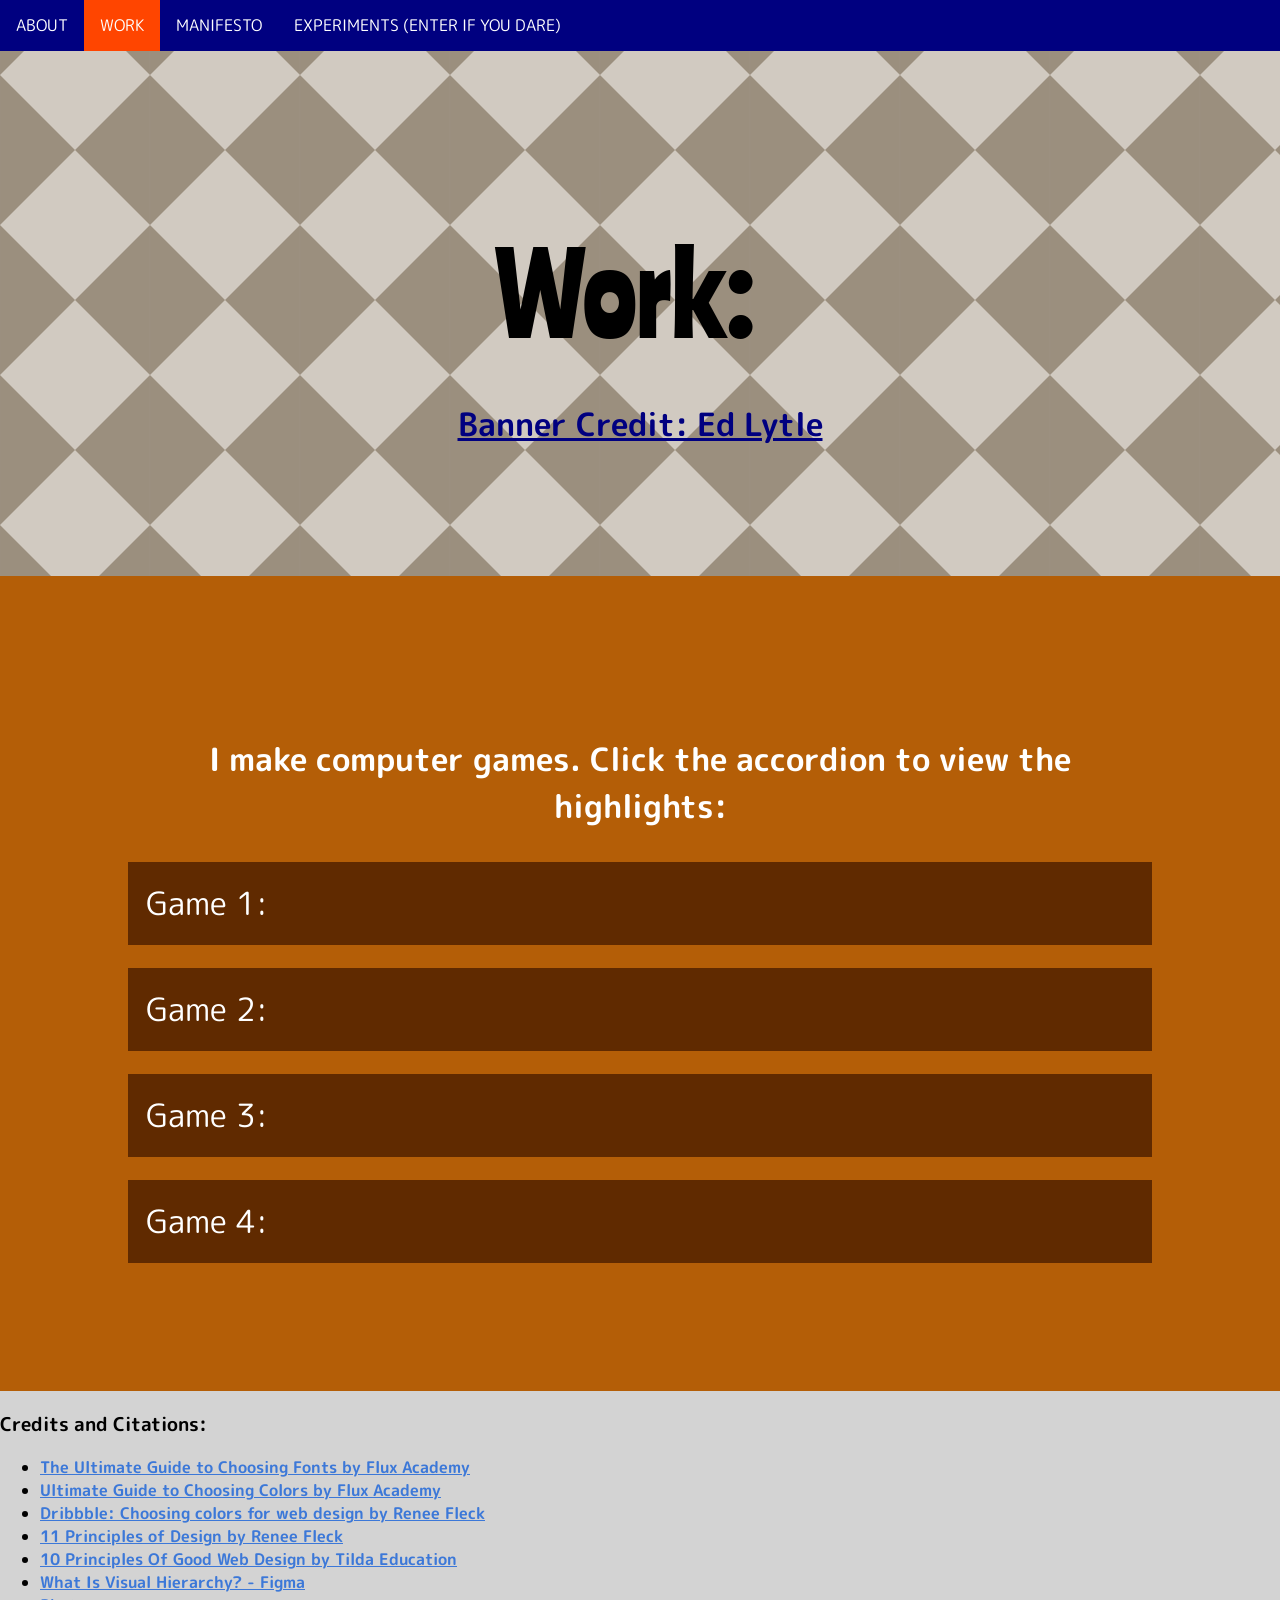
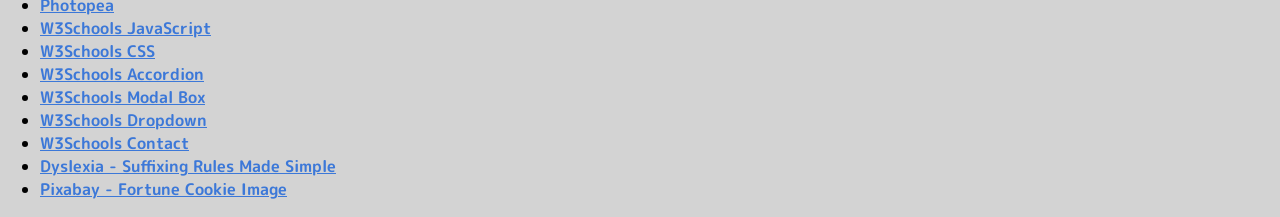
<file: EdLytle Portfolio/work.html>
<!doctype html>
<html>
<head>
<meta charset="utf-8">
<title>Work</title>
<title>!</title>
<link href="style.css" rel="stylesheet" type="text/css">
<link rel="preconnect" href="https://fonts.googleapis.com">
<link rel="preconnect" href="https://fonts.gstatic.com" crossorigin>
<link href="https://fonts.googleapis.com/css2?family=Comic+Relief:wght@400;700&family=Luckiest+Guy&family=M+PLUS+Rounded+1c&family=Ranchers&display=swap" rel="stylesheet">

</head>
	

<body>
	 <ul class="topnav">
  <li><a  href="index.html">ABOUT</a></li>
  <li><a class="active" href="work.html">WORK</a></li>
  <li><a href="manifesto.html">MANIFESTO</a></li>
  <li><a href="experiments.html">EXPERIMENTS (ENTER IF YOU DARE)</a></li>
</ul>
	
	<section class="hero"><!--Hero Section-->
		

		<div class="centerImage"> <h1 style="font-size: 7em">Work:
		</h1><br><br><br><br>
		</div>
		<a style="font-size: 2em" href="https://drive.google.com/drive/folders/138Dli7o9qefwIyKHkvK41R33B7PqEd4r" target="_blank"
			<cite class="centerImage"><strong>Banner Credit: Ed Lytle</cite>
	</a>
	</section>

	
	<!--Color Section-->
	<section class="sectionBG2">


			<p style= "font-size: 2em"; "text-align: left">I make computer games. Click the accordion to view the highlights:</p>
	<button class="accordion" style="font-size: 2em;">Game 1:</button>
<div class="panel">
 	<br>
	<br><div class="centerImage"> 		
			<br>
	<br>	<img  src="images/rolltoss.png"images/fontpairing.png"" alt= "My first ever phone game." width="400"/>
	   </div>
	<cite class="centerImage">Image Credit: Ed Lytle</cite>
		<p style="font-size: 2em">This was my first game that I published to phones. You made the little purple guy run around, collect cards, and make the evil monsters get stuck in bushes. Obviously, something I regularly ate around this time must have consistently had something funny in it.</p>
	<br>
		<br>
		<div class="centerImage"> 		
			<a href="https://ed-lytle.itch.io/roll-toss" target="_blank">
			<button class="button" style="font-size: 2em">PLAY</button>
		</a>
			<br>
	<br>
		</div>
		<br>
	<br>
	   </div>
</div>
	<br>
	<br>
<button class="accordion"style="font-size: 2em;">Game 2:</button>
<div class="panel">
  <p style="font-size: 2em;" >	<div class="centerImage"> 		
			<br><img  src="images/trent.png""" alt= "My first ever browser game." width="400"/>
	   </div>
	<cite class="centerImage">Image Credit: Ed Lytle</cite>
		<p style="font-size: 2em">This was my first attempt at making a web browser game. You control the triangle and try to avoid being pushed to the left side of the screen by the squares. Not exactly a technological advancement, but it did lay the groundwork for my favorite project to date.</p>
		</p>	<br>
	<br>
<div class="centerImage"> 		
			<a href="https://ed-lytle.itch.io/trent-the-triangle" target="_blank">
				<button class="button" style="font-size: 2em">PLAY</button></a>
</div>
	<br>
	<br>

</div>
		<br>
	<br>
<button class="accordion"style="font-size: 2em;">Game 3:</button>
<div class="panel">
			<br>
	<br>  <div class="centerImage"> 		
		<br><br><img  src="images/finley1.png""" alt= "My most recent project." width="400"/>
	   </div>
	<cite class="centerImage">Image Credit: Ed Lytle</cite>
		<p style="font-size: 2em">This project marks shifting from making browser games to entertain my friends to making brain puzzles with the goal of mitigating mental blocks, this one specifically being made for math anxiety. You move the alien around, collect multiples of a certain number, and try not to get pushed off the board by the meteors.  <a href="https://www.graycellgames.com/" target="_blank">Here is my website, where you can learn more.</a></p>
		<br><br>
</div>
		<br>
	<br>
<button class="accordion"style="font-size: 2em;">Game 4:</button>
<div class="panel">
			<br>
	<br><div class="centerImage"> 
  <br><br><img  src="images/wordweed.png""" alt= "What I'm currently working on." width="400"/>
	   </div>
	<cite class="centerImage">Image Credit: Ed Lytle</cite><br><br>
		<p style="font-size: 2em">This is my current project, which I was called on by a specialist to make. It is another brain puzzle with the goal of helping symptoms of Dyslexia. You are given words, and you can only pick the letters that are actually part of that word. <a href="https://louiseselbydyslexia.com/suffixing-rules-made-simple/" target="_blank">It's still being worked on, so you can read up on what the specialist wanted me to keep in mind in the meantime.</a></p>
		<br><br>
</div>
<script>
var acc = document.getElementsByClassName("accordion");
var i;

for (i = 0; i < acc.length; i++) {
  acc[i].addEventListener("click", function() {
    this.classList.toggle("active");
    var panel = this.nextElementSibling;
    if (panel.style.display === "block") {
      panel.style.display = "none";
    } else {
      panel.style.display = "block";
    }
  });
}
</script>
</section>


<footer><!--Credits/Citations Section-->
		<h3>	Credits and Citations:</h3>
		<ul>
			<li>
			<a href="https://www.flux-academy.com/blog/the-ultimate-guide-to-choosing-fonts" target="_blank">The Ultimate Guide to Choosing Fonts by Flux Academy</a>
			</li>
			
			<li>
			<a href="https://www.flux-academy.com/blog/ultimate-guide-to-choosing-colors-for-web-design" target="_blank">Ultimate Guide to Choosing Colors by Flux Academy</a>
			</li>
			
			<li>
			<a href="https://dribbble.com/stories/2018/12/19/choosing-colors-for-web-design-a-practical-ui-color-application-guide" target="_blank">Dribbble: Choosing colors for web design by Renee Fleck</a>
			</li>
			
			<li>
			<a href="https://dribbble.com/resources/education/principles-of-design/" target="_blank">11 Principles of Design by Renee Fleck</a>
			</li>
			
			<li>
			<a href="https://tilda.education/en/web-design-principles" target="_blank">10 Principles Of Good Web Design by Tilda Education</a>
			</li>
			<li>
			<a href="https://www.figma.com/resource-library/what-is-visual-hierarchy/" target="_blank">What Is Visual Hierarchy? - Figma</a>
			</li>
			<li>
			<a href="https://www.photopea.com/?utm_source=homescreen" target="_blank">Photopea</a>
			</li>
						<li>
			<a href="https://www.w3schools.com/js/" target="_blank">W3Schools JavaScript</a>
			</li>
			<li>
			<a href="https://www.w3schools.com/css/" target="_blank">W3Schools CSS</a>
			</li>
			<li>
			<a href="https://www.w3schools.com/howto/howto_js_accordion.asp" target="_blank">W3Schools Accordion</a>
			</li>
			<li>
			<a href="https://www.w3schools.com/howto/howto_css_modals.asp" target="_blank">W3Schools Modal Box</a>
			</li>
			<li>
			<a href="https://www.w3schools.com/howto/howto_js_dropdown.asp" target="_blank">W3Schools Dropdown</a>
			</li>
			<li>
			<a href="https://www.w3schools.com/howto/howto_css_contact_section.asp" target="_blank">W3Schools Contact</a>
			</li>

			<li>
			<a href="https://louiseselbydyslexia.com/suffixing-rules-made-simple/">Dyslexia  - Suffixing Rules Made Simple</a>
			</li>

			<li>
			<a href="https://pixabay.com/vectors/fortune-cookie-fortune-cookie-575751/" target="_blank">Pixabay - Fortune Cookie Image </a>
			</li>

		</ul>
		
	
	</footer>
	
	
</body>
</html>
</file>
<file: EdLytle Portfolio/style.css>
@charset "utf-8";
body {
	font-family: "M PLUS Rounded 1c", "serif";
	font-size: 2;
	color: white;
	margin: 0;
	background-color: lightgray;
}

h1 {
	font-family: "Ranchers", sans-serif;
  font-weight: 10;
  font-style: normal;
 margin-bottom: 40px !important;
	color: black;

	
}

h2 {
	 font-family: "Ranchers", sans-serif;
  font-weight: 7;
text-underline-position: below;
  font-style: normal;

}


section {
	padding: 10%;
	
}

.sectionBG {
	background-color: peachpuff;
	font-size: 12;
	color: black;
	text-align: center;

}
.sectionBG2 {
	background-color: #B45E07;
	font-family: "M PLUS Rounded 1c", "serif";
	font-size: 2;
	text-align: center;
	margin-bottom: inherit;
	color: white;
	margin: 0;
	 transition: 1s;

	
}
h3 {
	color: black;
}
li {
	color: black;
}
.leftmost {
	text-align: left;
	font-size: "2em";
}
a {
		color: #3C78D8;
	}

}
footer {
	background-color: lightgray;
	font-family: "M PLUS Rounded 1c", "serif";
	font-size: 2;
	margin-bottom: inherit;
	padding-left: 10%;
	color: black;
}
.button {
  background-color: #3C78D8;
  border: none;
  color: black;
  padding: 15px 32px;
  text-align: center;
  text-decoration: none;
  display: inline-block;
  font-size: 16px;
  margin: 4px 2px;
  cursor: pointer;
font-family: "M PLUS Rounded 1c", sans-serif;
border-radius: 5px;
	
}

.button:hover {
	background-color: rebeccapurple;
	  transition: 1s;

}

.imageSpace {
	
	display: flex;
	
}
.centerImage{
	display: flex;
	gap: 30px !important;
	justify-content: center;
}

/* Whenever you want flow to stop, use style="clear: both" */

.leftImage {
	float: left;
	padding-right: 40px;
	padding-bottom: 30px;
	overflow: auto;
}

.rightImage {
	float: right;
	padding-left: 40px;
	padding-bottom: 30px;
	overflow: auto;
	

}

.hero {
    	background-image: url("images/PortfolioHeroHeader.png");
		color: black;
}



.hero img {
    width: 300px;
    height: auto;
}

.homehero {
    	background-image: url("images/Opening Banner.png")

}
ul.topnav {
	float: left;
	position: fixed;
	width: 100%;
  list-style-type: none;
  margin: 0;
  padding: 0;
  overflow: hidden;
  background-color: navy;
}

ul.topnav li {

	float: left;}

ul.topnav li a {
  display: block;
  color: white;
  text-align: center;
  padding: 14px 16px;
  text-decoration: none;
}

ul.topnav li a:hover:not(.active) {background-color: black;  color: yellow; transition: 2s;
}

ul.topnav li a.active {background-color: orangered;}

ul.topnav li.right {float: right;}

@media screen and (max-width: 600px) {
  ul.topnav li.right, 
  ul.topnav li {float: none;}
}
.sectionBG2 a {
    color: #3C78D8;
	hover: purple;
}
.hero a {
    color: navy;
	hover: purple;
}


a:hover {
	color: purple;
	transition: 1s;

}
/* The Modal (background) */
.modal {
  display: none; /* Hidden by default */
  position: fixed; /* Stay in place */
  z-index: 1; /* Sit on top */
  padding-top: 100px; /* Location of the box */
  left: 0;
  top: 0;
  width: 100%; /* Full width */
  height: 100%; /* Full height */
  overflow: auto; /* Enable scroll if needed */
  background-color: rgb(0,0,0); /* Fallback color */
  background-color: rgba(0,0,0,0.4); /* Black w/ opacity */
}

/* Modal Content */
.modal-content {
  background-color: #fff;
  margin: auto;
  padding: 20px;
  border: 1px solid #888;
  width: 80%;
}

/* The Close Button */
.close {
  color: #FF0004;
  float: right;
  font-size: 28px;
  font-weight: bold;
		font-family: "M PLUS Rounded 1c", "serif";

}

.close:hover,
.close:focus {
  color: black;
font-family: "M PLUS Rounded 1c", "serif";
  transition: 1s;

  text-decoration: none;
  cursor: pointer;
}

/* Dropdown Button */
.dropbtn {
  background-color: #3498DB;
  color: white;
  padding: 16px;
  font-size: 16px;
	font-family: "M PLUS Rounded 1c", "serif";
  border: none;
  cursor: pointer;
}

/* Dropdown button on hover & focus */
.dropbtn:hover, .dropbtn:focus {
  background-color: rebeccapurple;
	  transition: 1s;

}

/* The container <div> - needed to position the dropdown content */
.dropdown {
  position: relative;
  display: inline-block;
}

/* Dropdown Content (Hidden by Default) */
.dropdown-content {
  display: none;
  position: absolute;
  background-color: #f1f1f1;
  min-width: 295px;
  box-shadow: 0px 8px 16px 0px rgba(0,0,0,0.2);
  z-index: 0;
}

/* Links inside the dropdown */
.dropdown-content a {
  color: black;
  padding: 12px 16px;
  text-decoration: none;
	font-family: "M PLUS Rounded 1c", "serif";
  transition: 1s;

  display: inline-block;
}

/* Change color of dropdown links on hover */
.dropdown-content a:hover {background-color: yellow;   transition: 1s;
}

/* Show the dropdown menu (use JS to add this class to the .dropdown-content container when the user clicks on the dropdown button) */
.show {display:block;}

/* Style the buttons that are used to open and close the accordion panel */
.accordion {
  background-color: #602A00;
  color: white;
	font-family: "M PLUS Rounded 1c", "serif";
  cursor: pointer;
  padding: 18px;
  width: 100%;
  text-align: left;
  border: thick;
  outline: thick;
  transition: 1s;
}

/* Add a background color to the button if it is clicked on (add the .active class with JS), and when you move the mouse over it (hover) */
.active, .accordion:hover {
  background-color: brown;
	color: yellow;
}

/* Style the accordion panel. Note: hidden by default */
.panel {
  padding: 0 18px;
  background-color: black;
  display: none;
  overflow: hidden;
}

/* Popup container */
.popup {
  position: relative;
  display: inline-block;
  cursor: pointer;
		font-family: "M PLUS Rounded 1c", "serif";

}

/* The actual popup (appears on top) */
.popup .popuptext {
  visibility: hidden;
  width: 160px;
  background-color: #555;
  color: black;
  text-align: center;
  border-radius: 6px;
  padding: 8px 0;
  position: absolute;
  z-index: 1;
  bottom: 125%;
  left: 50%;
  margin-left: -80px;
}

/* Popup arrow */
.popup .popuptext::after {
  content: "";
  position: absolute;
  top: 100%;
  left: 50%;
  margin-left: -5px;
  border-width: 5px;
  border-style: solid;
  border-color: #555 transparent transparent transparent;
		font-family: "M PLUS Rounded 1c", "serif";

}

/* Toggle this class when clicking on the popup container (hide and show the popup) */
.popup .show {
  visibility: visible;
  -webkit-animation: fadeIn 1s;
  animation: fadeIn 1s
}

/* Add animation (fade in the popup) */
@-webkit-keyframes fadeIn {
  from {opacity: 0;}
  to {opacity: 1;}
}

@keyframes fadeIn {
  from {opacity: 0;}
  to {opacity:1 ;}
}
</file>
